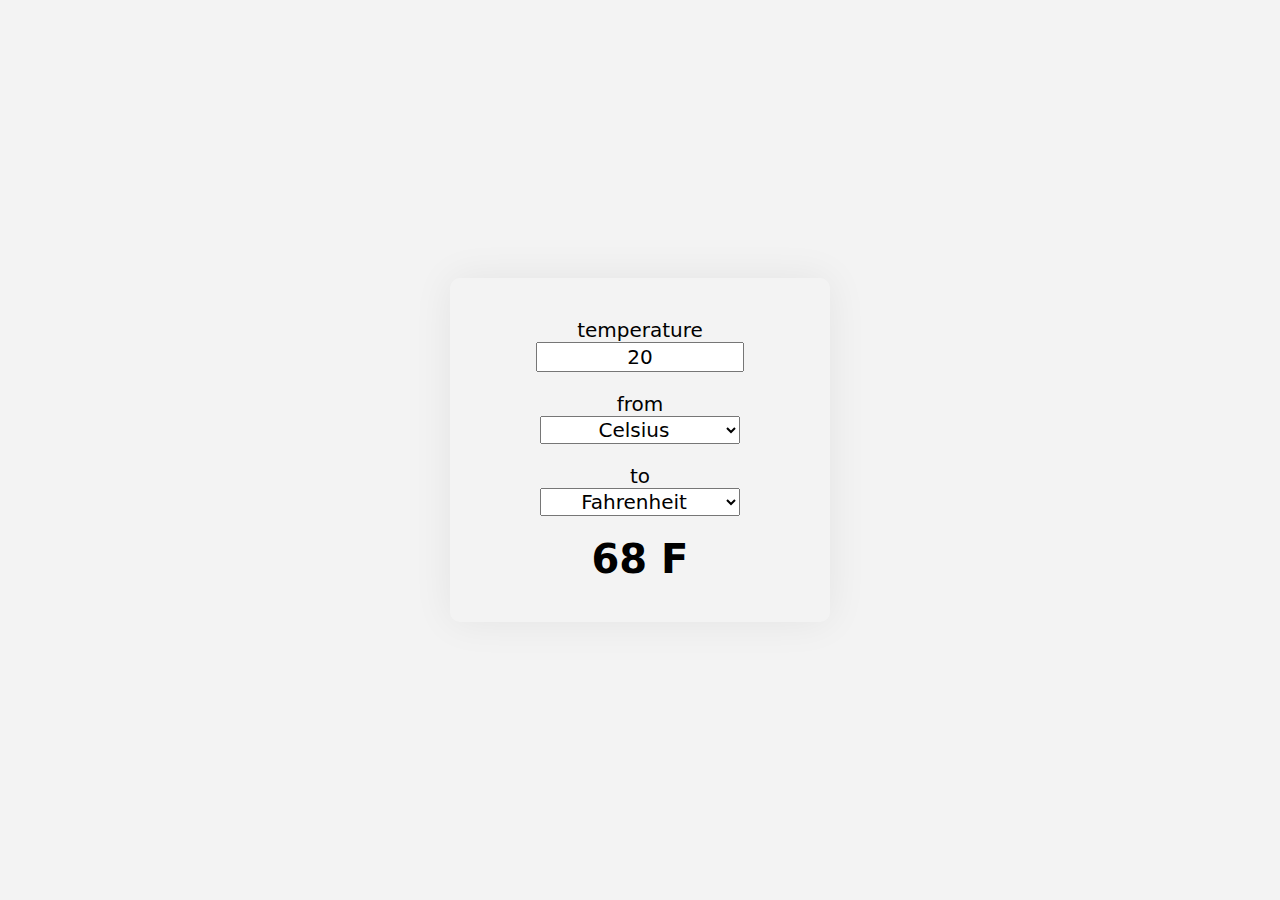
<file: 230520/index.html>
<!DOCTYPE html>
<html lang="en-US" dir="ltr">
    <head>
        <meta charset="UTF-8">
        <meta name="viewport" content="width=device-width,initial-scale=1">
        <link rel="shortcut icon" href="https://c.s-microsoft.com/favicon.ico?v2">
        <link rel="manifest" href="./manifest.json">
        <link rel="stylesheet" href="./css/converter.css">
        <title>Temperature converter</title>
    </head>
    <body>
        <form id="converter">
            <label for="input-temp">temperature</label>
            <input type="text" id="input-temp" name="input-temp" value="20" />
            <label for="input-unit">from</label>
            <select id="input-unit" name="input-unit">
                <option value="c" selected>Celsius</option>
                <option value="f">Fahrenheit</option>
                <option value="k">Kelvin</option>
            </select>
            <label for="output-unit">to</label>
            <select id="output-unit" name="output-unit">
                <option value="c">Celsius</option>
                <option value="f" selected>Fahrenheit</option>
                <option value="k">Kelvin</option>
            </select>
            <output name="output-temp" id="output-temp" for="input-temp input-unit output-unit">68 F</output>
        </form>
        <script src="./js/converter.js"></script>
        <script>
            if('serviceWorker' in navigator) {
                navigator.serviceWorker.register('./js/sw.js', { scope: './js/' });           }
        </script>
    </body>
</html>
</file>
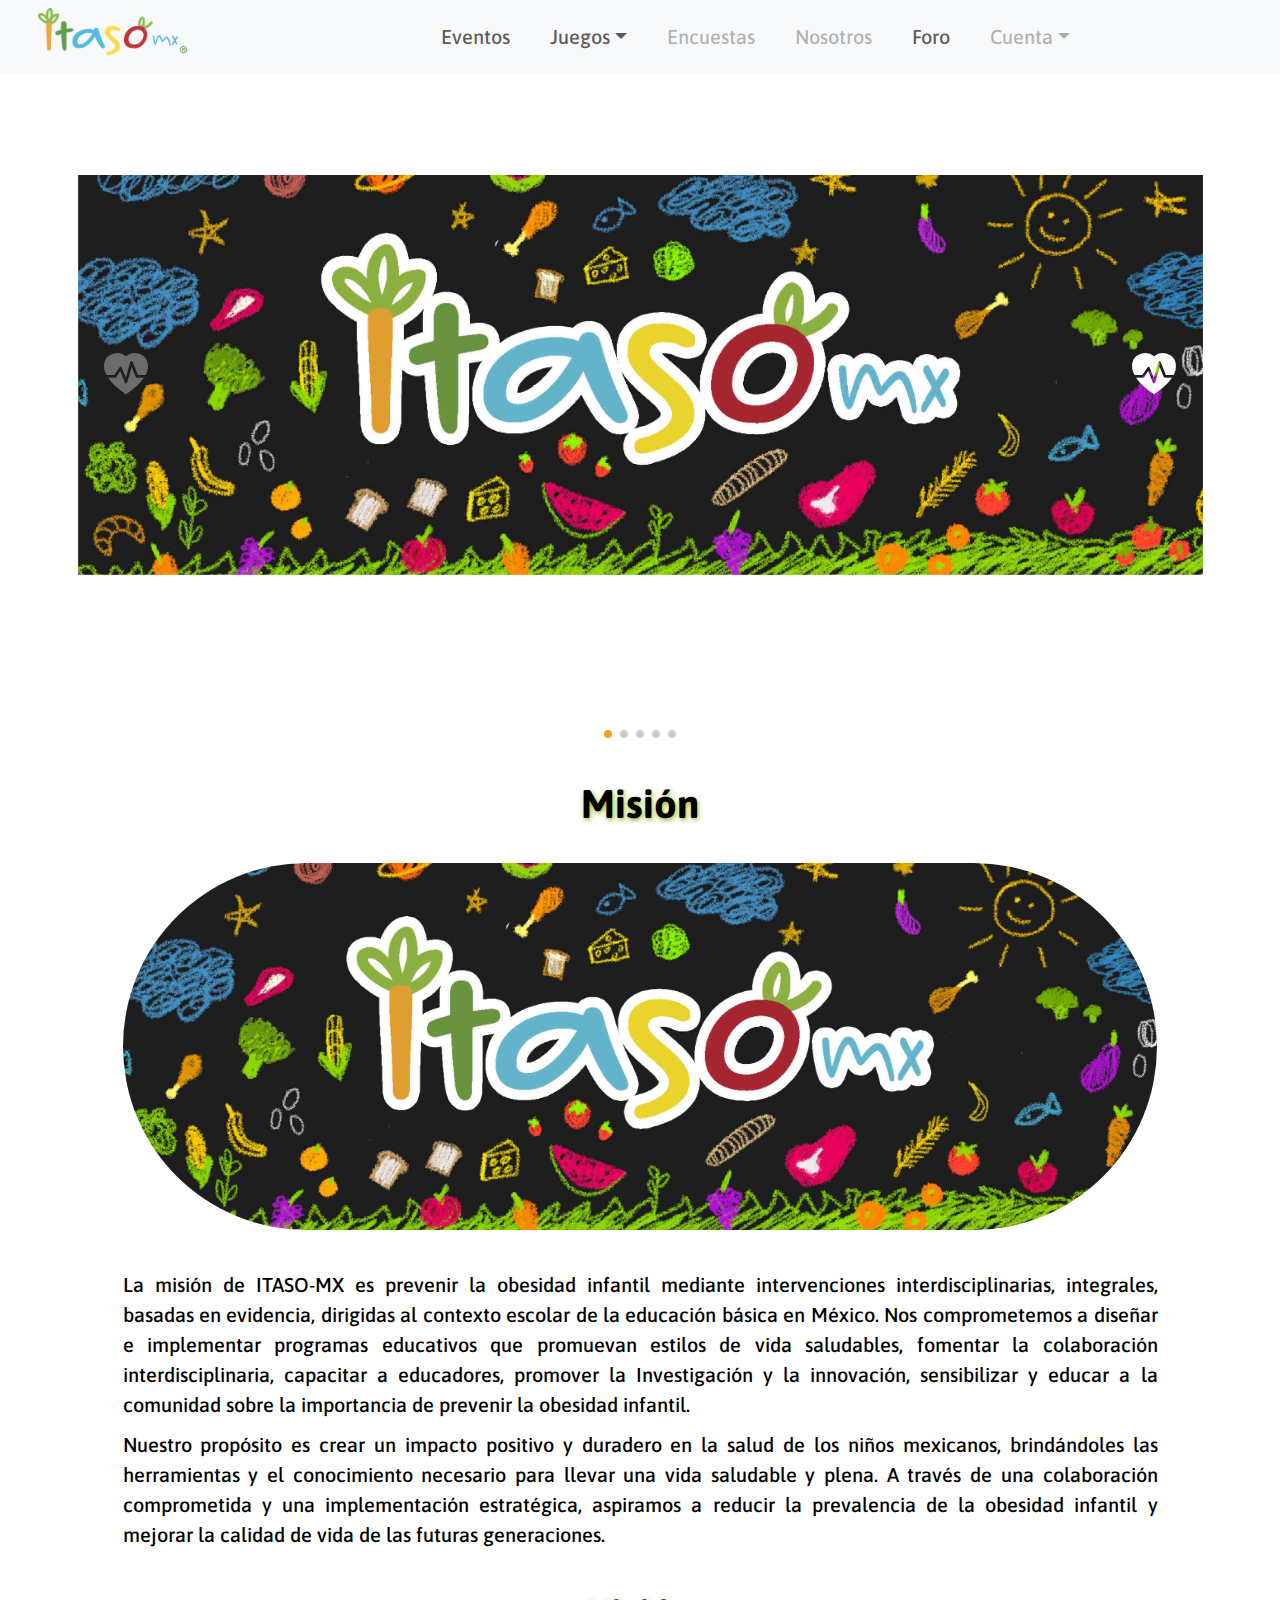
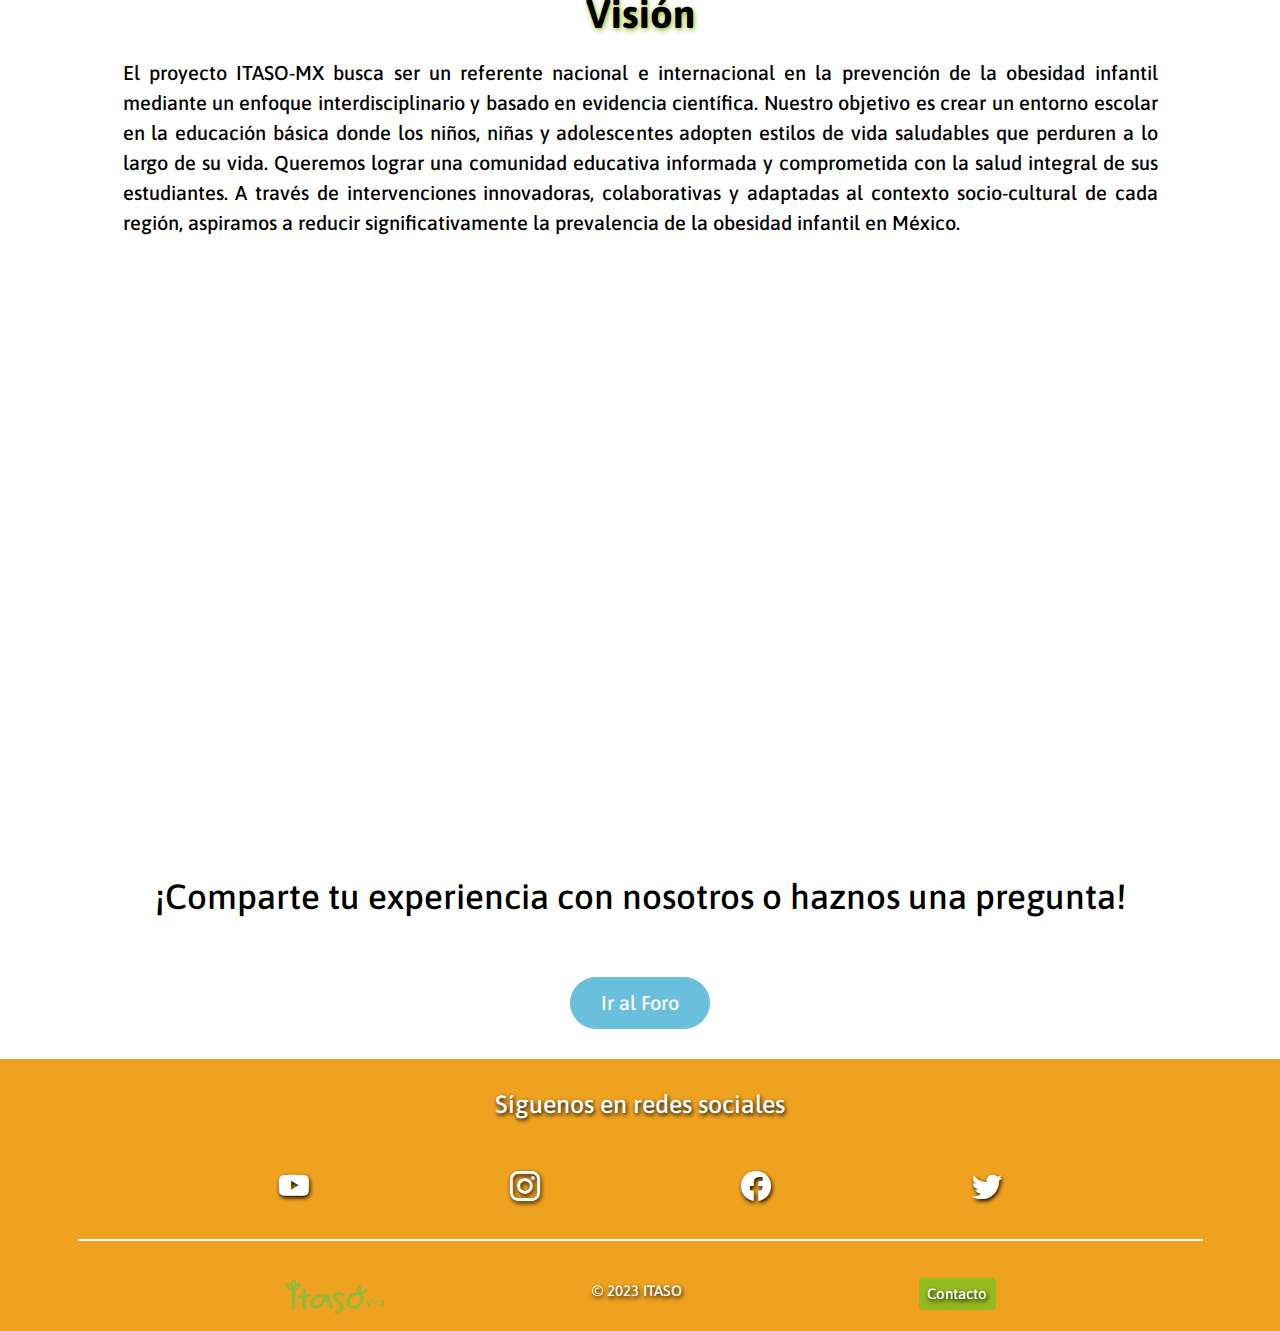
<file: ITASO/index.html>
<!DOCTYPE html>
<html lang="en">
<head>
    <meta charset="UTF-8">
    <meta http-equiv="X-UA-Compatible" content="IE=edge">
    <meta name="viewport" content="width=device-width, initial-scale=1.0">
    <!-- Hojas de estilos -->
    <!-- Estilos de bootstrap -->
    <link rel="stylesheet" href="./css/bootstrap.min.css">
    <!-- Iconos de bootstrap -->
    <link rel="stylesheet" href="https://cdn.jsdelivr.net/npm/bootstrap-icons@1.11.3/font/bootstrap-icons.min.css">    

    <!-- Fuentes de google -->
    <link rel="preconnect" href="https://fonts.googleapis.com">
    <link rel="preconnect" href="https://fonts.gstatic.com" crossorigin>
    <link href="https://fonts.googleapis.com/css2?family=Ubuntu:wght@300;400;500;700&display=swap" rel="stylesheet">

        <!-- Plantilla de normalización -->
    <link rel="stylesheet" href="./css/normalize.css">
    <!-- Estilos de swiper -->
    <link rel="stylesheet" href="./css/swiper-bundle.min.css">

    <!-- Estilos personalizados -->
    <link rel="stylesheet" href="./css/estilos.css">    
    <!-- Favicon -->
    <link rel="icon" href="./favicons/favicon.ico" type="image/x-icon">
    <title>ITASO-MX</title>
</head>

<body data-bs-spy="scroll" data-bs-target="#navScrollspy">
    <nav class="navbar navbar-light navbar-expand-lg fixed-top">        
        <div class="container-fluid">
            <a href="index.html" class="navbar-brand col-xl-2 col-lg-3 d-flex justify-content-center">
            <!-- <a href="index.html" class="navbar-brand ms-xl-5"> -->
                <img src="./images/logos/logo.png" alt="logo ITASO" width="150" height="auto">
            </a>            
            <button type="button" class="navbar-toggler" data-bs-toggle="collapse" data-bs-target="#navbarNav" aria-controls="navbarNav" aria-expanded="false" aria-label="Toggle navigation">
                <span class="navbar-toggler-icon"></span>
            </button>
            <div class="collapse navbar-collapse col-xl-10 col-lg-9 justify-content-xl-evenly justify-content-lg-end" id="navbarNav">
                <ul class="navbar-nav" id="navScrollspy">
                    <li class="nav-item"><a class="nav-link mx-xl-4 me-lg-1" href="./eventos.html">Eventos</a></li>
                    <!-- <li class="nav-item"><a class="nav-link mx-xl-4 me-lg-1" href="./juegos.html">Juegos</a></li>                     -->

                    <li class="nav-item dropdown"><a class="nav-link mx-xl-4 me-lg-1 dropdown-toggle" href="#" role="button" data-bs-toggle="dropdown" aria-expanded="false">Juegos</a>
                        <ul class="dropdown-menu">
                          <li><a class="dropdown-item" href="https://prueba-itaso.vercel.app/calculator" target="_blank">Calculadora</a></li>
                          <li><a class="dropdown-item disabled" href="#">Memorama</a></li>
                          <li><a class="dropdown-item disabled" href="#">Ruleta</a></li>
                        </ul>

                    <li class="nav-item"><a class="nav-link disabled mx-xl-4 me-lg-1" href="./index.html">Encuestas</a></li>
                    <li class="nav-item"><a class="nav-link disabled mx-xl-4 me-lg-1" href="./index.html">Nosotros</a></li>
                    <li class="nav-item"><a class="nav-link mx-xl-4 me-lg-1" href="./foro.html">Foro</a></li>
                    <li class="nav-item dropdown"><a class="nav-link disabled mx-xl-4 me-lg-1 dropdown-toggle" href="./index.html">Cuenta</a></li>
                </ul>
            </div>
        </div>
    </nav>

    <!-- Swiper -->
     <div class="container">
        <div class="swiper mySwiper">
            <div class="swiper-wrapper d-flex align-items-center">
                <div class="swiper-slide">
                    <!-- <img src="./images/backgrounds/ITASO-bg.jpg" alt="ITASO" class="img-fluid">                     -->
                    <img src="./images/backgrounds/ITASO-bg.jpg" alt="ITASO">                    
                </div>
                <!-- <div class="swiper-slide">
                    <img src="./images/backgrounds/vid-poster.png" alt="EQUIPO">
                </div> -->
                <div class="swiper-slide">
                    <img src="./images/rallys/rally01.jpg" alt="rally01">
                </div>
                <div class="swiper-slide">
                    <img src="./images/rallys/rally02.jpg" alt="rally02">
                </div>
                <div class="swiper-slide">
                    <img src="./images/rallys/rally03.jpg" alt="rally03">
                </div>
                <div class="swiper-slide">
                    <img src="./images/rallys/rally04.jpg" alt="rally04">
                </div>
            </div>
            <div class="swiper-button-next"></div>
            <div class="swiper-button-prev"></div>
            <div class="swiper-pagination"></div>
        </div>
    </div>

    
    <section id="mision" class="container px-lg-5">            
    <h3 class="display-4 text-center mt-lg-5">Misión</h3>
        <div class="row d-flex justify-content-center align-items-center">
            <div class="col-lg-12 col-sm-12 p-lg-5">
                <img src="./images/backgrounds/ITASO-bg.jpg" alt="ITASO" class="img-fluid rounded-pill">                
                <!-- <img src="./images/backgrounds/ITASO-bg.jpg" alt="ITASO" class="img-fluid"> -->
            </div>
            <!-- <div class="col-lg-6 col-sm-12 mt-3">                     -->
            <div class="col-lg-12 col-sm-12 mt-3 px-lg-5">                    
                <p>La misión de ITASO-MX es prevenir la obesidad infantil mediante intervenciones interdisciplinarias, integrales, basadas en evidencia, dirigidas al contexto escolar de la educación básica en México. Nos comprometemos a diseñar e implementar programas educativos que promuevan estilos de vida saludables, fomentar la colaboración interdisciplinaria, capacitar a educadores, promover la Investigación y la innovación, sensibilizar y educar a la comunidad sobre la importancia de prevenir la obesidad infantil.</p>
                <p>Nuestro propósito es crear un impacto positivo y duradero en la salud de los niños mexicanos, brindándoles las herramientas y el conocimiento necesario para llevar una vida saludable y plena. A través de una colaboración comprometida y una implementación estratégica, aspiramos a reducir la prevalencia de la obesidad infantil y mejorar la calidad de vida de las futuras generaciones.</p>                
            </div>
        </div>
    </section>

    <section id="vision" class="container px-lg-5">
        <h3 class="display-4 text-center mt-lg-5">Visión</h3>
        <div class="row d-flex justify-content-center align-items-center">
            <div class="col-xxl-6 col-lg-12 mt-4 px-lg-5">                    
                <p>El proyecto ITASO-MX busca ser un referente nacional e internacional en la prevención de la obesidad infantil mediante un enfoque interdisciplinario y basado en evidencia científica. Nuestro objetivo es crear un entorno escolar en la educación básica donde los niños, niñas y adolescentes adopten estilos de vida saludables que perduren a lo largo de su vida. Queremos lograr una comunidad educativa informada y comprometida con la salud integral de sus estudiantes. A través de intervenciones innovadoras, colaborativas y adaptadas al contexto socio-cultural de cada región, aspiramos a reducir significativamente la prevalencia de la obesidad infantil en México.</p>
            </div>
            <div class="col-xxl-6 col-lg-12 mt-4 px-lg-5">
                <div class="ratio ratio-16x9">
                    <!-- <video src="./images/videos/ItasoVideoFinalWeb.mp4" controls></video>          -->
                    <!-- <video src="./images/videos/ItasoVideoFinalWeb.mp4" autoplay controls></video>          -->                
                    <!-- <iframe src="https://www.youtube.com/embed/LyeHKwX8cv0?si=VJj767OlVNF1_WfX&amp;start=5" title="YouTube video player" allow="accelerometer; autoplay; clipboard-write; encrypted-media; gyroscope; picture-in-picture; web-share" referrerpolicy="strict-origin-when-cross-origin" allowfullscreen title="Rally Bienestar"></iframe>  -->
                    <!-- <iframe src="https://www.youtube.com/embed/LyeHKwX8cv0?si=VJj767OlVNF1_WfX&amp" allowfullscreen title="Rally Bienestar"></iframe>  -->
                    <iframe src="https://www.youtube.com/embed/LyeHKwX8cv0" title="3er Rally lasallista por el Bienestar Integral" frameborder="0" allow="accelerometer; autoplay; clipboard-write; encrypted-media; gyroscope; picture-in-picture; web-share" referrerpolicy="strict-origin-when-cross-origin" allowfullscreen></iframe>
                </div>
            </div>            
            <div class="col-12 text-center">
                <h4 class="my-lg-5 my-md-4 my-sm-3">¡Comparte tu experiencia con nosotros o haznos una pregunta!</h4>  
                <a href="./foro.html" class="btn btn-primary rounded-pill my-lg-5 my-md-4 my-sm-3">Ir al Foro</a>              
                <!-- <button type="button" class="btn btn-primary rounded-pill my-lg-5 my-md-4 my-sm-3">Ir al Foro</button>                 -->
            </div>
        </div>
    </section> 

    <footer>
        <div class="container">
            <div class="row">
                <h5 class="text-center my-lg-5 my-md-3 my-sm-2">Síguenos en redes sociales</h5>
                <div class="d-flex justify-content-evenly align-items-center my-lg-4 my-md-3">
                    <a href="#"><i class="bi bi-youtube"></i></a>
                    <a href="#"><i class="bi bi-instagram"></i></a>
                    <a href="#"><i class="bi bi-facebook"></i></a>
                    <a href="#"><i class="bi bi-twitter"></i></a>
                </div>
                <div>
                    <hr class="my-4">
                </div>
                <div class="d-flex justify-content-evenly align-items-center my-lg-4 my-md-3">                                        
                        <a href="index.html">
                            <img src="./images/logos/logofooterf.png" alt="logo ITASO" width="100" height="auto">
                        </a>                                                       
                    <div class="text-center me-5">
                        <h6>&copy; 2023 ITASO</h6>
                    </div>
                    <div class="text-center">
                        <a href="#0" class="btn btn-success">Contacto</a>
                    </div>
                </div>
            </div>
        </div>
    </footer>

        
    <!-- Script js -->
    <script src="./js/bootstrap.bundle.min.js"></script>
    <!-- <script src="./js/swiper.min.js"></script> -->    
    <script src="./js/swiper-bundle.min.js"></script>
    <script src="./js/mis-scripts.js"></script>


</body>
</html>
</file>
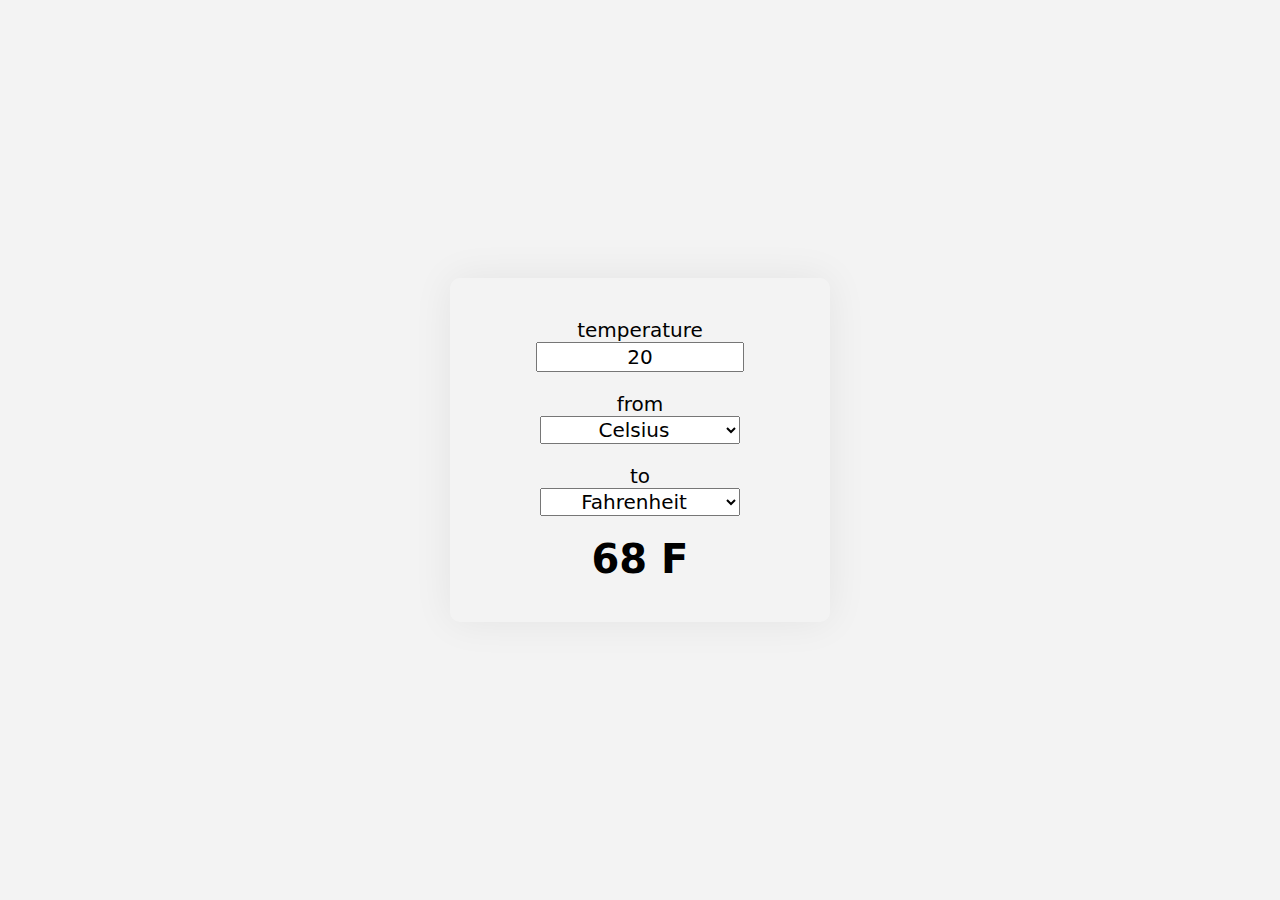
<file: page/index.html>
<!DOCTYPE html>
<html lang="en-US" dir="ltr">
    <head>
        <meta charset="UTF-8">
        <meta name="viewport" content="width=device-width,initial-scale=1">
        <link rel="shortcut icon" href="https://c.s-microsoft.com/favicon.ico?v2">
        <link rel="manifest" href="./manifest.json">
        <link rel="stylesheet" href="./css/converter.css">
        <title>Temperature converter</title>
    </head>
    <body>
        <form id="converter">
            <label for="input-temp">temperature</label>
            <input type="text" id="input-temp" name="input-temp" value="20" />
            <label for="input-unit">from</label>
            <select id="input-unit" name="input-unit">
                <option value="c" selected>Celsius</option>
                <option value="f">Fahrenheit</option>
                <option value="k">Kelvin</option>
            </select>
            <label for="output-unit">to</label>
            <select id="output-unit" name="output-unit">
                <option value="c">Celsius</option>
                <option value="f" selected>Fahrenheit</option>
                <option value="k">Kelvin</option>
            </select>
            <output name="output-temp" id="output-temp" for="input-temp input-unit output-unit">68 F</output>
        </form>
        <script src="./js/converter.js"></script>
        <script>
            if('serviceWorker' in navigator) {
                navigator.serviceWorker.register('./js/sw.js', { scope: './js/' });
            }
        </script>
    </body>

</html>
</file>
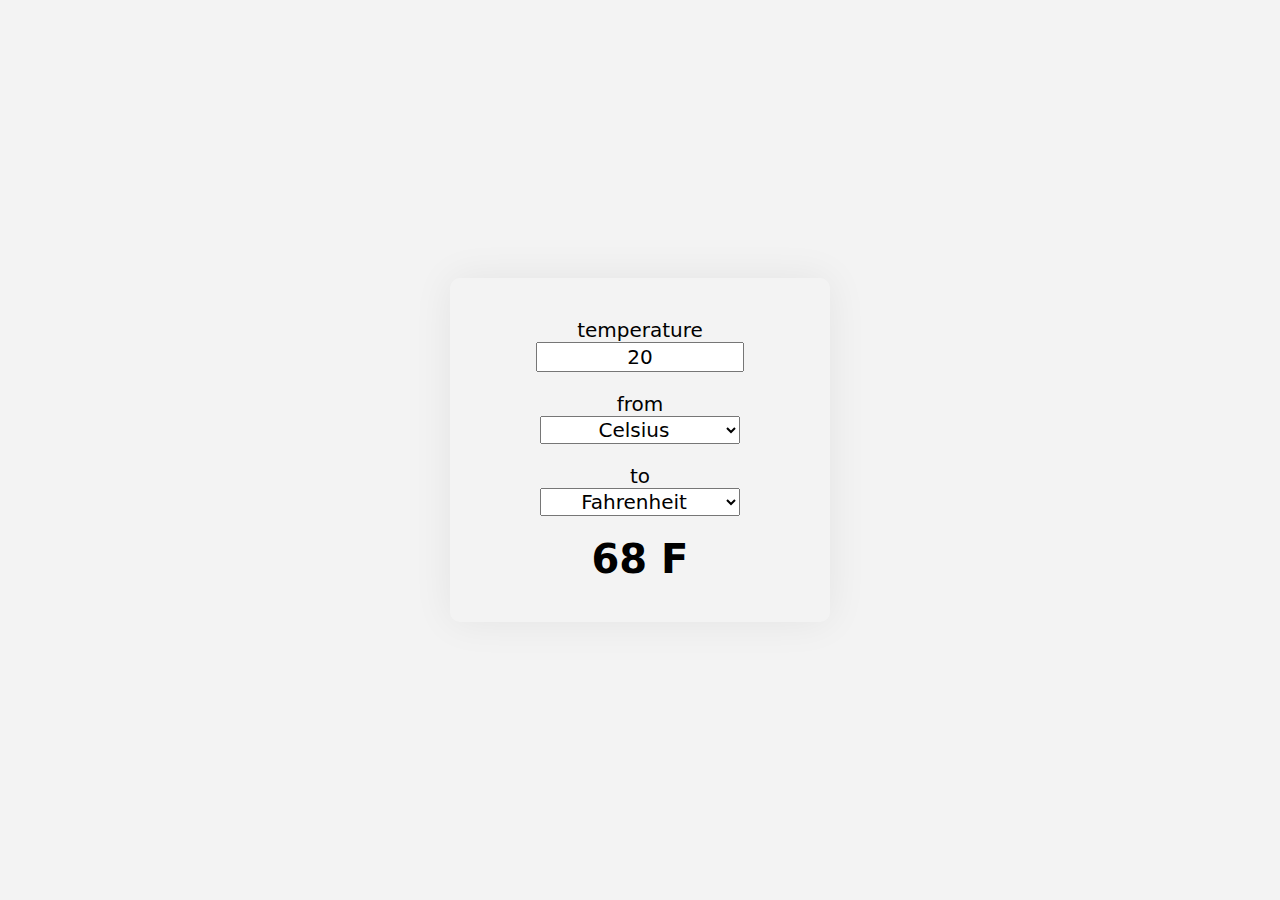
<file: PWA01/index.html>
<!DOCTYPE html>
<html lang="en-US" dir="ltr">
    <head>
        <meta charset="UTF-8">
        <meta name="viewport" content="width=device-width,initial-scale=1" />
        <link rel="shortcut icon" href="https://c.s-microsoft.com/favicon.ico?v2" />
        <link rel="stylesheet" href="./manifest.json">
        <link rel="stylesheet" href="./converter.css">
        <title>Temperature converter</title>
    </head>
    <body>
        <form id="converter">
            <label for="input-temp">temperature</label>
            <input type="text" id="input-temp" name="input-temp" value="20" />
            <label for="input-unit">from</label>
            <select id="input-unit" name="input-unit">
                <option value="c" selected>Celsius</option>
                <option value="f">Fahrenheit</option>
                <option value="k">Kelvin</option>
            </select>
            <label for="output-unit">to</label>
            <select id="output-unit" name="output-unit">
                <option value="c">Celsius</option>
                <option value="f" selected>Fahrenheit</option>
                <option value="k">Kelvin</option>
            </select>
            <output name="output-temp" id="output-temp" for="input-temp input-unit output-unit">68 F</output>
        </form>
        <script src="converter.js"></script>
    </body>
    <script>
    if('serviceWorker' in navigator) {
        navigator.serviceWorker.register('/sw.js', { scope: '/' });
    }
    </script>
</html>
</file>
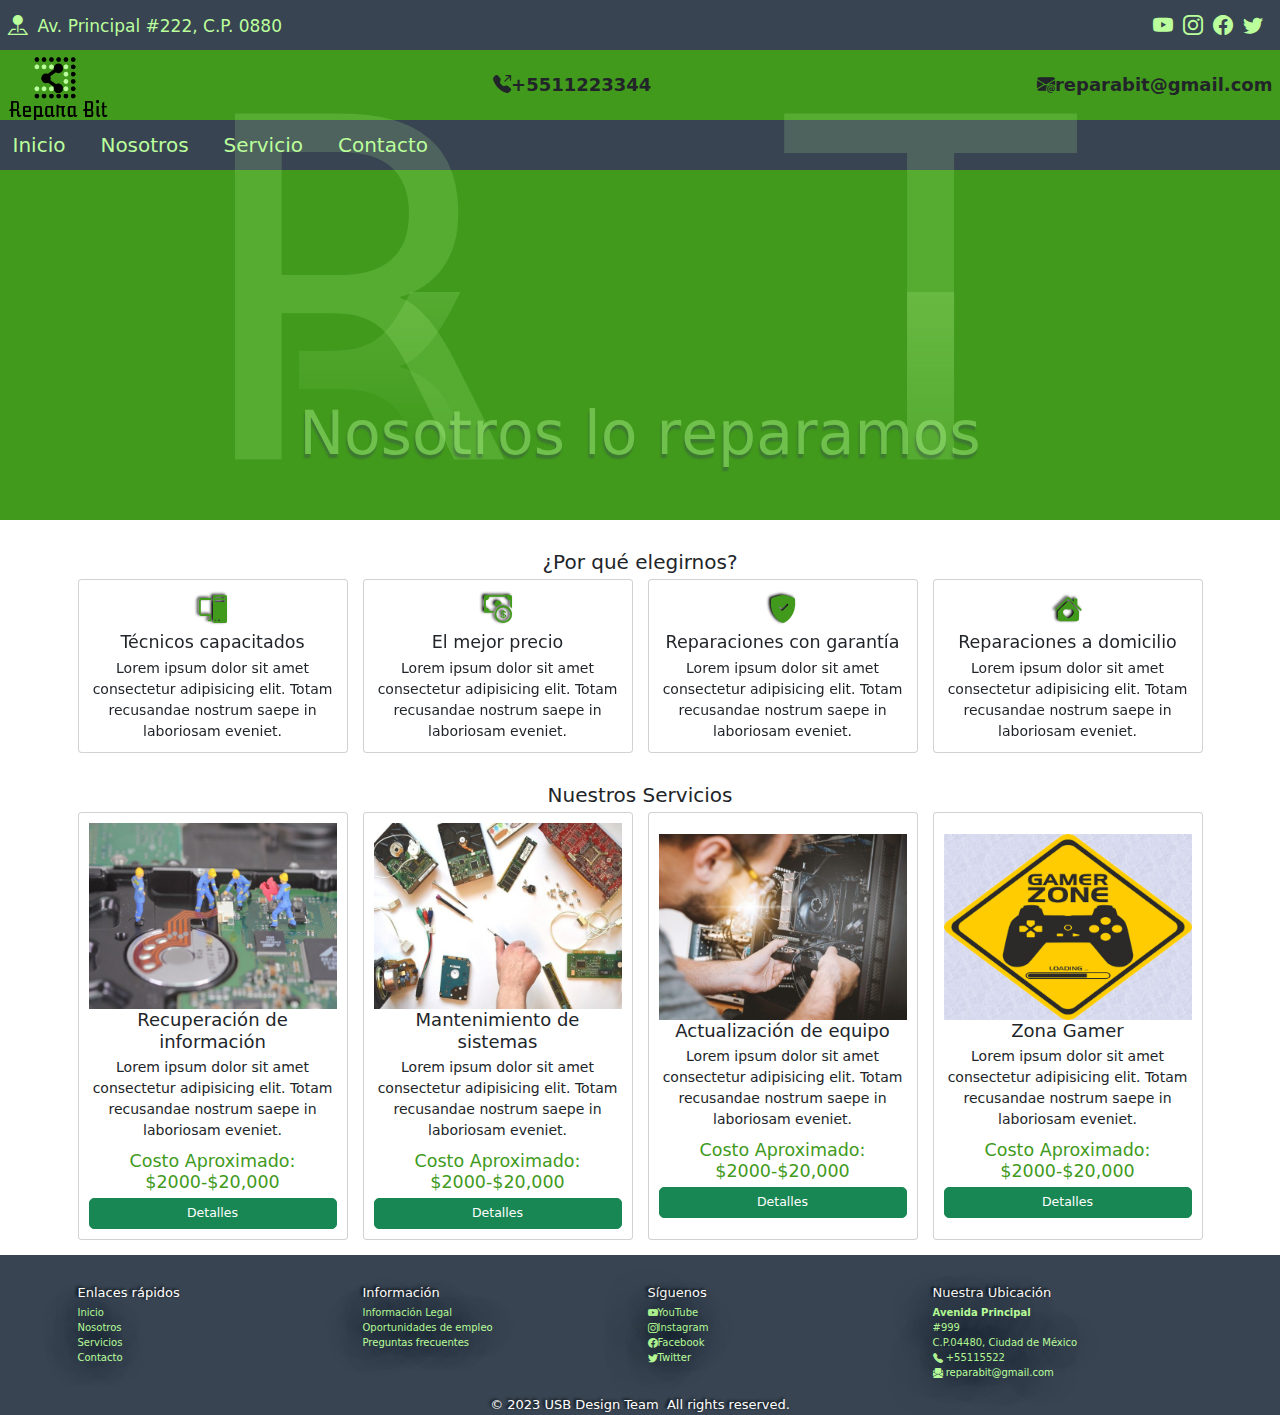
<file: web/index.html>
<!DOCTYPE html>
<html lang="en">
<head>
    <meta charset="UTF-8">
    <meta http-equiv="X-UA-Compatible" content="IE=edge">
    <meta name="viewport" content="width=device-width, initial-scale=1.0">
    <!-- Hojas de estilos -->
    <!-- Estilos de bootstrap -->
    <link rel="stylesheet" href="./css/bootstrap.min.css">
    <!-- Iconos de bootstrap -->
    <link rel="stylesheet" href="https://cdn.jsdelivr.net/npm/bootstrap-icons@1.10.3/font/bootstrap-icons.css">
    <!-- Fuentes de google -->
    <link rel="preconnect" href="https://fonts.googleapis.com">
    <link rel="preconnect" href="https://fonts.gstatic.com" crossorigin>
    <link href="https://fonts.googleapis.com/css2?family=Ubuntu:ital,wght@0,300;0,400;0,500;0,700;1,300;1,400;1,500;1,700&display=swap" rel="stylesheet">
    <!-- Plantilla de normalización -->
    <link rel="stylesheet" href="./css/normalize.css">
    <!-- Estilos personalizados -->
    <link rel="stylesheet" href="./css/estilos.css">    
    <title>Barra y menu de redes sociales</title>
</head>
<body>
    <header>
        <section id="barra-redes">
            <div class="container-fluid bg-secondary text-center pt-3">
                <div class="row justify-content-sm-between text-success">
                    <div class="col-12 col-sm-auto">
                        <i class="bi bi-pin-map-fill"></i><span class="display-6">Av. Principal #222, C.P. 0880</span>
                    </div>
                    <div class="col-12 col-sm-auto">
                        <ul class="list-unstyled d-inline-flex">
                            <li><a href="#"><i class="bi bi-youtube"></i></a></li>
                            <li><a href="#"><i class="bi bi-instagram"></i></a></li>
                            <li><a href="#"><i class="bi bi-facebook"></i></a></li>
                            <li><a href="#"><i class="bi bi-twitter"></i></a></li>
                        </ul>                        
                    </div>
                </div>
            </div>
        </section>
        
        <section id="datos-generales" class="d-none d-md-block">
            <div class="container-fluid bg-primary">
                <div class="row justify-content-between align-items-center display-5">
                    <div class="col-auto">
                        <img src="./images/logo2.png" alt="logo" width="100" height="auto">
                    </div>
                    <div class="col-auto">
                        <i class="bi bi-telephone-outbound-fill"></i><span>+5511223344</span>
                    </div>
                    <div class="col-auto">
                        <i class="bi bi-envelope-at-fill"></i><span>reparabit@gmail.com</span>
                    </div>
                </div>
            </div>
        </section>

        <nav class="navbar navbar-dark navbar-expand-md bg-secondary">
            <div class="container-fluid">
                <button class="navbar-toggler" type="button" data-bs-toggle="collapse" data-bs-target="#contenido">
                    <span class="navbar-toggler-icon"></span>
                </button>                
                <div id="contenido" class="collapse navbar-collapse">
                    <ul class="navbar-nav">
                        <li class="nav-item"><a class="nav-link" href="#">Inicio</a></li>
                        <li class="nav-item"><a class="nav-link" href="#">Nosotros</a></li>
                        <li class="nav-item"><a class="nav-link" href="#">Servicio</a></li>
                        <li class="nav-item"><a class="nav-link" href="#">Contacto</a></li>
                    </ul>                    
                </div>
            </div>
        </nav>

        <section id="animacion" class="d-flex justify-content-center align-items-center">
            <div class="row text-center">
                    <div class="col-12">
                        <p class="text-1">REPARA BIT</p>
                        <p class="text-2">Nosotros lo reparamos</p>
                    </div>
            </div>
        </section>

        <!-- <section id="slogan" class="fondo-header d-flex justify-content-center align-items-end">
            <div class="text-center m-5 fs-3 text-primary">
                <h1 class="fw-bold">Repara Bit</h1>
                <p class="fs-4">Nosotros lo reparamos</p>
            </div>
        </section> -->
    </header>

    <section class="container mt-5">
        <h2 class="text-center">¿Por qué elegirnos?</h2>
        <div class="row">
            <div class="col-12 col-sm-6 col-lg-3">
                <div class="card razones">
                    <div class="card-body text-center">
                        <i class="text-primary bi bi-pc-display"></i>
                        <h3 class="card-title">Técnicos capacitados</h3>
                        <p class="card-text">Lorem ipsum dolor sit amet consectetur adipisicing elit. Totam recusandae nostrum saepe in laboriosam eveniet.</p>
                    </div>
                </div>
            </div>
            <div class="col-12 col-sm-6 col-lg-3">
                <div class="card razones">
                    <div class="card-body text-center">
                        <i class="text-primary bi bi-cash-coin"></i>
                        <h3 class="card-title">El mejor precio</h3>
                        <p class="card-text">Lorem ipsum dolor sit amet consectetur adipisicing elit. Totam recusandae nostrum saepe in laboriosam eveniet.</p>
                    </div>
                </div>
            </div>
            <div class="col-12 col-sm-6 col-lg-3">
                <div class="card razones">
                    <div class="card-body text-center">
                        <i class="text-primary bi bi-shield-fill-check"></i>
                        <h3 class="card-title">Reparaciones con garantía</h3>
                        <p class="card-text">Lorem ipsum dolor sit amet consectetur adipisicing elit. Totam recusandae nostrum saepe in laboriosam eveniet.</p>
                    </div>
                </div>
            </div>
            <div class="col-12 col-sm-6 col-lg-3">
                <div class="card razones">
                    <div class="card-body text-center">
                        <i class="text-primary bi bi-house-heart-fill"></i>
                        <h3 class="card-title">Reparaciones a domicilio</h3>
                        <p class="card-text">Lorem ipsum dolor sit amet consectetur adipisicing elit. Totam recusandae nostrum saepe in laboriosam eveniet.</p>
                    </div>
                </div>
            </div>
        </div>
    </section>

    <main class="container mt-5">
        <h2 class="text-center">Nuestros Servicios</h2>
        <div class="row">
            <div class="col-12 col-sm-6 col-lg-3">
                <div class="card servicios d-grid align-items-center h-100">
                    <div class="card-body text-center">
                        <img class="img-fluid" src="./images/servicio01.jpg" alt="">
                        <h3 class="card-title">Recuperación de información</h3>
                        <p class="card-text">Lorem ipsum dolor sit amet consectetur adipisicing elit. Totam recusandae nostrum saepe in laboriosam eveniet.</p>
                        <h3 class="text-primary">Costo Aproximado: $2000-$20,000</h3>
                        <div class="d-grid gap-2"><button type="button" class="btn btn-primary btn-lg btn-success">Detalles</button></div>
                    </div>
                </div>
            </div>
            <div class="col-12 col-sm-6 col-lg-3">
                <div class="card servicios d-grid align-items-center h-100">
                    <div class="card-body text-center">
                        <img class="img-fluid" src="./images/servicio02.jpg" alt="">
                        <h3 class="card-title">Mantenimiento de sistemas</h3>
                        <p class="card-text">Lorem ipsum dolor sit amet consectetur adipisicing elit. Totam recusandae nostrum saepe in laboriosam eveniet.</p>
                        <h3 class="text-primary">Costo Aproximado: $2000-$20,000</h3>
                        <div class="d-grid gap-2"><button type="button" class="btn btn-primary btn-lg btn-success">Detalles</button></div>
                    </div>
                </div>
            </div>
            <div class="col-12 col-sm-6 col-lg-3">
                <div class="card servicios d-grid align-items-center h-100">
                    <div class="card-body text-center">
                        <img class="img-fluid" src="./images/servicio03.jpg" alt="">
                        <h3 class="card-title">Actualización de equipo</h3>
                        <p class="card-text">Lorem ipsum dolor sit amet consectetur adipisicing elit. Totam recusandae nostrum saepe in laboriosam eveniet.</p>
                        <h3 class="text-primary">Costo Aproximado: $2000-$20,000</h3>
                        <div class="d-grid gap-2"><button type="button" class="btn btn-primary btn-lg btn-success">Detalles</button></div>
                    </div>
                </div>
            </div>
            <div class="col-12 col-sm-6 col-lg-3">
                <div class="card servicios d-grid align-items-center h-100">
                    <div class="card-body text-center">
                        <img class="img-fluid" src="./images/servicio04.png" alt="">
                        <h3 class="card-title">Zona Gamer</h3>
                        <p class="card-text">Lorem ipsum dolor sit amet consectetur adipisicing elit. Totam recusandae nostrum saepe in laboriosam eveniet.</p>
                        <h3 class="text-primary">Costo Aproximado: $2000-$20,000</h3>
                        <div class="d-grid gap-2"><button type="button" class="btn btn-primary btn-lg btn-success">Detalles</button></div>
                    </div>
                </div>
            </div>
        </div>
    </main>

    <footer class="bg-secondary pt-5 mt-4">
        <div class="container">
            <div class="row">
                <div class="col-12 col-sm-6 col-md-3">
                    <h6>Enlaces rápidos</h6>
                    <ul class="list-unstyled">
                        <li><a href="#">Inicio</a></li>
                        <li><a href="#">Nosotros</a></li>
                        <li><a href="#">Servicios</a></li>
                        <li><a href="#">Contacto</a></li>
                    </ul>
                </div>
                <div class="col-12 col-sm-6 col-md-3">
                    <h6>Información</h6>
                    <ul class="list-unstyled">
                        <li><a href="#">Información Legal</a></li>
                        <li><a href="#">Oportunidades de empleo</a></li>
                        <li><a href="#">Preguntas frecuentes</a></li>
                    </ul>
                </div>
                <div class="col-12 col-sm-6 col-md-3">
                    <h6>Síguenos</h6>
                    <ul class="list-unstyled">
                        <li><a href="#"><i class="bi bi-youtube"></i>YouTube</a></li>
                        <li><a href="#"><i class="bi bi-instagram"></i>Instagram</a></li>
                        <li><a href="#"><i class="bi bi-facebook"></i>Facebook</a></li>
                        <li><a href="#"><i class="bi bi-twitter"></i>Twitter</a></li>
                    </ul>
                </div>
                <div class="col-12 col-sm-6 col-md-3">
                    <h6>Nuestra Ubicación</h6>
                    <address>
                        <strong>Avenida Principal</strong><br>#999<br>C.P.04480, Ciudad de México<br>
                        <i class="bi bi-telephone-fill"></i> <a href="tel:+55115522">+55115522</a><br>
                        <i class="bi bi-envelope-paper-fill"></i> <a href="mailto:reparabit@gmail.com">reparabit@gmail.com</a>
                    </address>
                </div>
            </div>

            <ul class="list-inline mt-2 mb-0 text-center">
                <li class="list-inline-item">&copy; 2023 USB Design Team</li>
                <li class="list-inline-item">All rights reserved.</li>
            </ul>

        </div>
    </footer>


    <!-- Script js -->
    <script src="./js/bootstrap.bundle.min.js"></script>
    <script src="./js/swiper-bundle.min.js"></script>
    <script src="./js/gsap.min.js"></script>
    <script src="./js/scripts.js"></script>
</body>
</html>
</file>
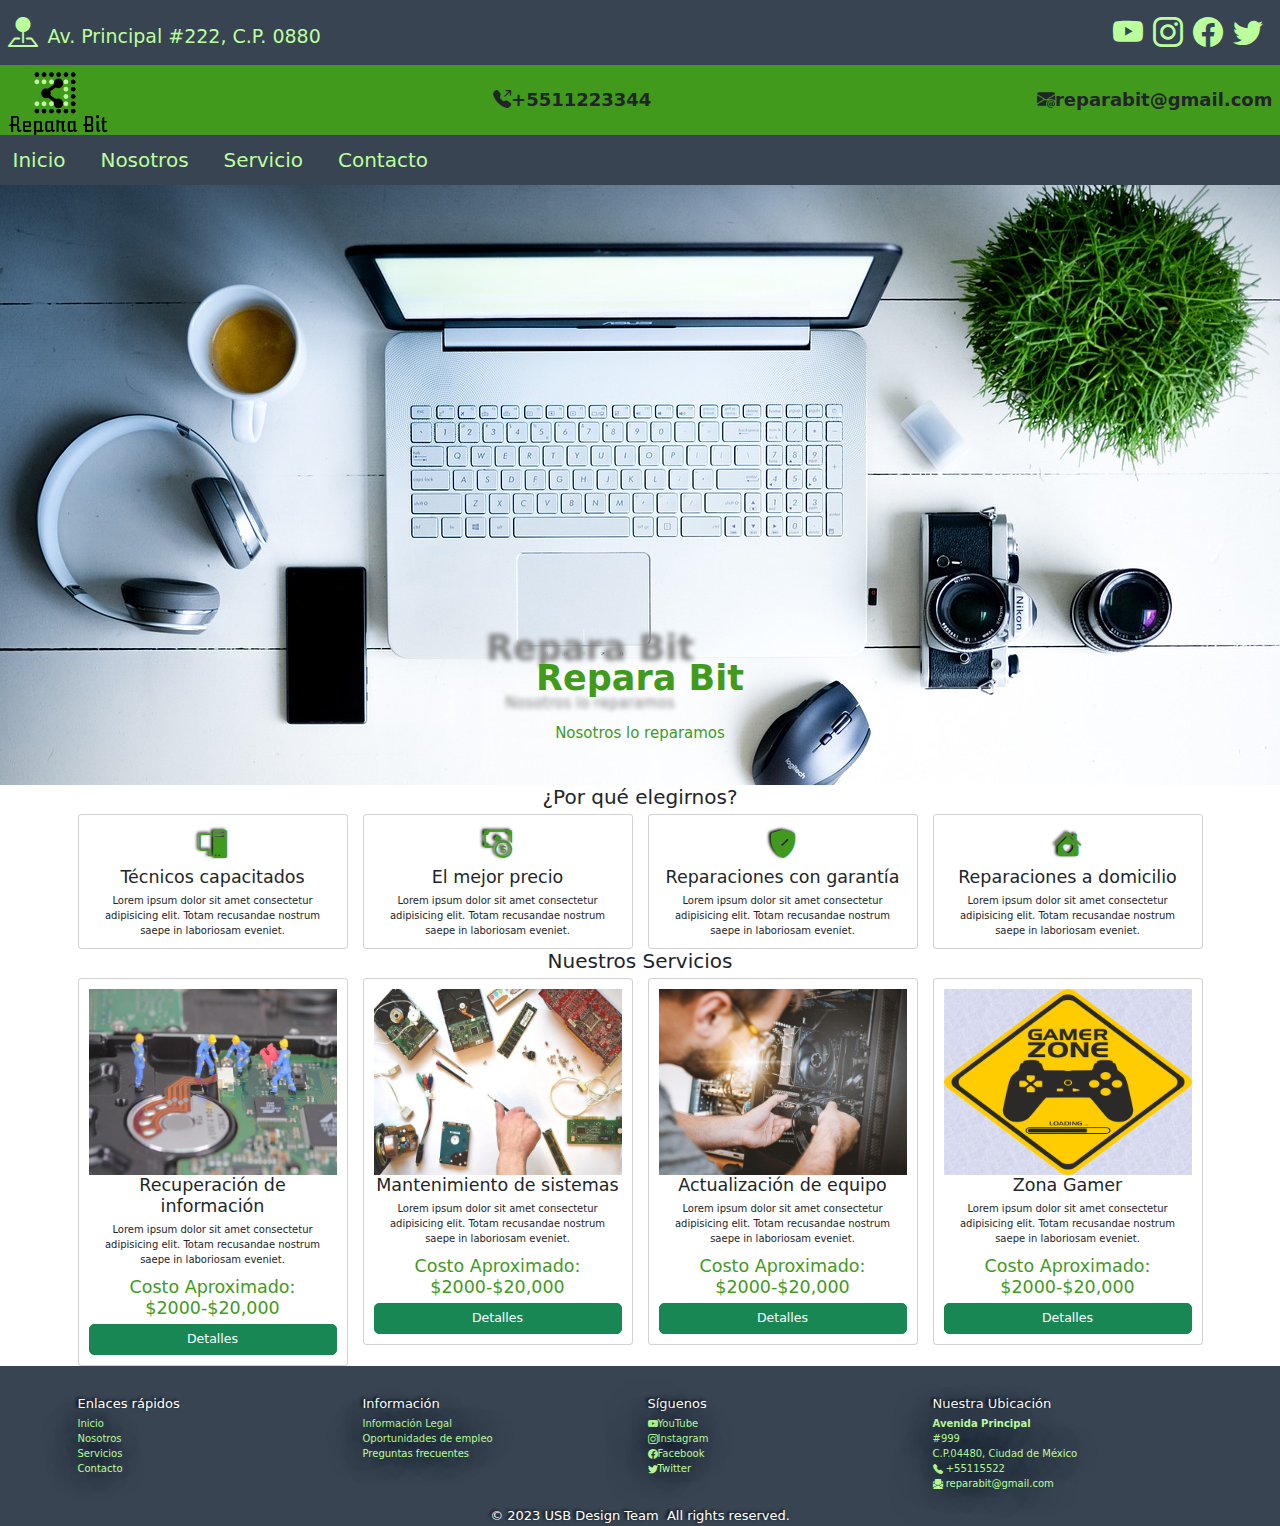
<file: PROYECTOPWA/primera/index.html>
<!DOCTYPE html>
<html lang="en">
<head>
    <meta charset="UTF-8">
    <meta http-equiv="X-UA-Compatible" content="IE=edge">
    <meta name="viewport" content="width=device-width, initial-scale=1.0">
    <!-- Hojas de estilos -->
    <!-- Estilos de bootstrap -->
    <link rel="stylesheet" href="./css/bootstrap.min.css">
    <!-- Iconos de bootstrap -->
    <link rel="stylesheet" href="https://cdn.jsdelivr.net/npm/bootstrap-icons@1.10.3/font/bootstrap-icons.css">
    <!-- Fuentes de google -->
    <link rel="preconnect" href="https://fonts.googleapis.com">
    <link rel="preconnect" href="https://fonts.gstatic.com" crossorigin>
    <link href="https://fonts.googleapis.com/css2?family=Ubuntu:ital,wght@0,300;0,400;0,500;0,700;1,300;1,400;1,500;1,700&display=swap" rel="stylesheet">
    <!-- Plantilla de normalización -->
    <link rel="stylesheet" href="./css/normalize.css">
    <!-- Estilos personalizados -->
    <link rel="stylesheet" href="./css/estilos.css">   
    
    <link rel="manifest" href="./manifest.json">

    <!-- Android -->
    <meta name="theme-color" content="#419A1C">

    <title>PWA</title>
</head>
<body>
    <header>
        <section id="barra-redes">
            <div class="container-fluid bg-secondary text-center pt-3">
                <div class="row justify-content-sm-between text-success">
                    <div class="col-12 col-sm-auto">
                        <i class="bi bi-pin-map-fill"></i><span class="display-6">Av. Principal #222, C.P. 0880</span>
                    </div>
                    <div class="col-12 col-sm-auto">
                        <ul class="list-unstyled d-inline-flex">
                            <li><a href="#"><i class="bi bi-youtube"></i></a></li>
                            <li><a href="#"><i class="bi bi-instagram"></i></a></li>
                            <li><a href="#"><i class="bi bi-facebook"></i></a></li>
                            <li><a href="#"><i class="bi bi-twitter"></i></a></li>
                        </ul>                        
                    </div>
                </div>
            </div>
        </section>
        
        <section id="datos-generales" class="d-none d-md-block">
            <div class="container-fluid bg-primary">
                <div class="row justify-content-between align-items-center display-5">
                    <div class="col-auto">
                        <img src="./images/logo2.png" alt="logo" width="100" height="auto">
                    </div>
                    <div class="col-auto">
                        <i class="bi bi-telephone-outbound-fill"></i><span>+5511223344</span>
                    </div>
                    <div class="col-auto">
                        <i class="bi bi-envelope-at-fill"></i><span>reparabit@gmail.com</span>
                    </div>
                </div>
            </div>
        </section>

        <nav class="navbar navbar-dark navbar-expand-md bg-secondary">
            <div class="container-fluid">
                <button class="navbar-toggler" type="button" data-bs-toggle="collapse" data-bs-target="#contenido">
                    <span class="navbar-toggler-icon"></span>
                </button>                
                <div id="contenido" class="collapse navbar-collapse">
                    <ul class="navbar-nav">
                        <li class="nav-item"><a class="nav-link" href="#">Inicio</a></li>
                        <li class="nav-item"><a class="nav-link" href="#">Nosotros</a></li>
                        <li class="nav-item"><a class="nav-link" href="#">Servicio</a></li>
                        <li class="nav-item"><a class="nav-link" href="#">Contacto</a></li>
                    </ul>                    
                </div>
            </div>
        </nav>

        <section id="slogan" class="fondo-header d-flex justify-content-center align-items-end">
            <div class="text-center m-5 fs-3 text-primary">
                <h1 class="fw-bold">Repara Bit</h1>
                <p class="fs-4">Nosotros lo reparamos</p>
            </div>
        </section>
    </header>

    <section class="container">
        <h2 class="text-center">¿Por qué elegirnos?</h2>
        <div class="row">
            <div class="col-12 col-sm-6 col-lg-3">
                <div class="card razones">
                    <div class="card-body text-center">
                        <i class="text-primary bi bi-pc-display"></i>
                        <h3 class="card-title">Técnicos capacitados</h3>
                        <p class="card-text">Lorem ipsum dolor sit amet consectetur adipisicing elit. Totam recusandae nostrum saepe in laboriosam eveniet.</p>
                    </div>
                </div>
            </div>
            <div class="col-12 col-sm-6 col-lg-3">
                <div class="card razones">
                    <div class="card-body text-center">
                        <i class="text-primary bi bi-cash-coin"></i>
                        <h3 class="card-title">El mejor precio</h3>
                        <p class="card-text">Lorem ipsum dolor sit amet consectetur adipisicing elit. Totam recusandae nostrum saepe in laboriosam eveniet.</p>
                    </div>
                </div>
            </div>
            <div class="col-12 col-sm-6 col-lg-3">
                <div class="card razones">
                    <div class="card-body text-center">
                        <i class="text-primary bi bi-shield-fill-check"></i>
                        <h3 class="card-title">Reparaciones con garantía</h3>
                        <p class="card-text">Lorem ipsum dolor sit amet consectetur adipisicing elit. Totam recusandae nostrum saepe in laboriosam eveniet.</p>
                    </div>
                </div>
            </div>
            <div class="col-12 col-sm-6 col-lg-3">
                <div class="card razones">
                    <div class="card-body text-center">
                        <i class="text-primary bi bi-house-heart-fill"></i>
                        <h3 class="card-title">Reparaciones a domicilio</h3>
                        <p class="card-text">Lorem ipsum dolor sit amet consectetur adipisicing elit. Totam recusandae nostrum saepe in laboriosam eveniet.</p>
                    </div>
                </div>
            </div>
        </div>
    </section>

    <main class="container servicios">
        <h2 class="text-center">Nuestros Servicios</h2>
        <div class="row">
            <div class="col-12 col-sm-6 col-lg-3">
                <div class="card razones">
                    <div class="card-body text-center">
                        <img class="img-fluid" src="./images/servicio01.jpg" alt="">
                        <h3 class="card-title">Recuperación de información</h3>
                        <p class="card-text">Lorem ipsum dolor sit amet consectetur adipisicing elit. Totam recusandae nostrum saepe in laboriosam eveniet.</p>
                        <h3 class="text-primary">Costo Aproximado: $2000-$20,000</h3>
                        <div class="d-grid gap-2"><button type="button" class="btn btn-primary btn-lg btn-success">Detalles</button></div>
                    </div>
                </div>
            </div>
            <div class="col-12 col-sm-6 col-lg-3">
                <div class="card razones">
                    <div class="card-body text-center">
                        <img class="img-fluid" src="./images/servicio02.jpg" alt="">
                        <h3 class="card-title">Mantenimiento de sistemas</h3>
                        <p class="card-text">Lorem ipsum dolor sit amet consectetur adipisicing elit. Totam recusandae nostrum saepe in laboriosam eveniet.</p>
                        <h3 class="text-primary">Costo Aproximado: $2000-$20,000</h3>
                        <div class="d-grid gap-2"><button type="button" class="btn btn-primary btn-lg btn-success">Detalles</button></div>
                    </div>
                </div>
            </div>
            <div class="col-12 col-sm-6 col-lg-3">
                <div class="card razones">
                    <div class="card-body text-center">
                        <img class="img-fluid" src="./images/servicio03.jpg" alt="">
                        <h3 class="card-title">Actualización de equipo</h3>
                        <p class="card-text">Lorem ipsum dolor sit amet consectetur adipisicing elit. Totam recusandae nostrum saepe in laboriosam eveniet.</p>
                        <h3 class="text-primary">Costo Aproximado: $2000-$20,000</h3>
                        <div class="d-grid gap-2"><button type="button" class="btn btn-primary btn-lg btn-success">Detalles</button></div>
                    </div>
                </div>
            </div>
            <div class="col-12 col-sm-6 col-lg-3">
                <div class="card razones">
                    <div class="card-body text-center">
                        <img class="img-fluid" src="./images/servicio04.png" alt="">
                        <h3 class="card-title">Zona Gamer</h3>
                        <p class="card-text">Lorem ipsum dolor sit amet consectetur adipisicing elit. Totam recusandae nostrum saepe in laboriosam eveniet.</p>
                        <h3 class="text-primary">Costo Aproximado: $2000-$20,000</h3>
                        <div class="d-grid gap-2"><button type="button" class="btn btn-primary btn-lg btn-success">Detalles</button></div>
                    </div>
                </div>
            </div>
        </div>
    </main>

    <footer class="bg-secondary pt-5">
        <div class="container">
            <div class="row">
                <div class="col-12 col-sm-6 col-md-3">
                    <h6>Enlaces rápidos</h6>
                    <ul class="list-unstyled">
                        <li><a href="#">Inicio</a></li>
                        <li><a href="#">Nosotros</a></li>
                        <li><a href="#">Servicios</a></li>
                        <li><a href="#">Contacto</a></li>
                    </ul>
                </div>
                <div class="col-12 col-sm-6 col-md-3">
                    <h6>Información</h6>
                    <ul class="list-unstyled">
                        <li><a href="#">Información Legal</a></li>
                        <li><a href="#">Oportunidades de empleo</a></li>
                        <li><a href="#">Preguntas frecuentes</a></li>
                    </ul>
                </div>
                <div class="col-12 col-sm-6 col-md-3">
                    <h6>Síguenos</h6>
                    <ul class="list-unstyled">
                        <li><a href="#"><i class="bi bi-youtube"></i>YouTube</a></li>
                        <li><a href="#"><i class="bi bi-instagram"></i>Instagram</a></li>
                        <li><a href="#"><i class="bi bi-facebook"></i>Facebook</a></li>
                        <li><a href="#"><i class="bi bi-twitter"></i>Twitter</a></li>
                    </ul>
                </div>
                <div class="col-12 col-sm-6 col-md-3">
                    <h6>Nuestra Ubicación</h6>
                    <address>
                        <strong>Avenida Principal</strong><br>#999<br>C.P.04480, Ciudad de México<br>
                        <i class="bi bi-telephone-fill"></i> <a href="tel:+55115522">+55115522</a><br>
                        <i class="bi bi-envelope-paper-fill"></i> <a href="mailto:reparabit@gmail.com">reparabit@gmail.com</a>
                    </address>
                </div>
            </div>

            <ul class="list-inline mt-2 mb-0 text-center">
                <li class="list-inline-item">&copy; 2023 USB Design Team</li>
                <li class="list-inline-item">All rights reserved.</li>
            </ul>

        </div>
    </footer>


    <!-- Script js -->
    <script src="./js/bootstrap.bundle.min.js"></script>    
    <script src="./js/scripts.js"></script>

   
</body>
</html>
</file>
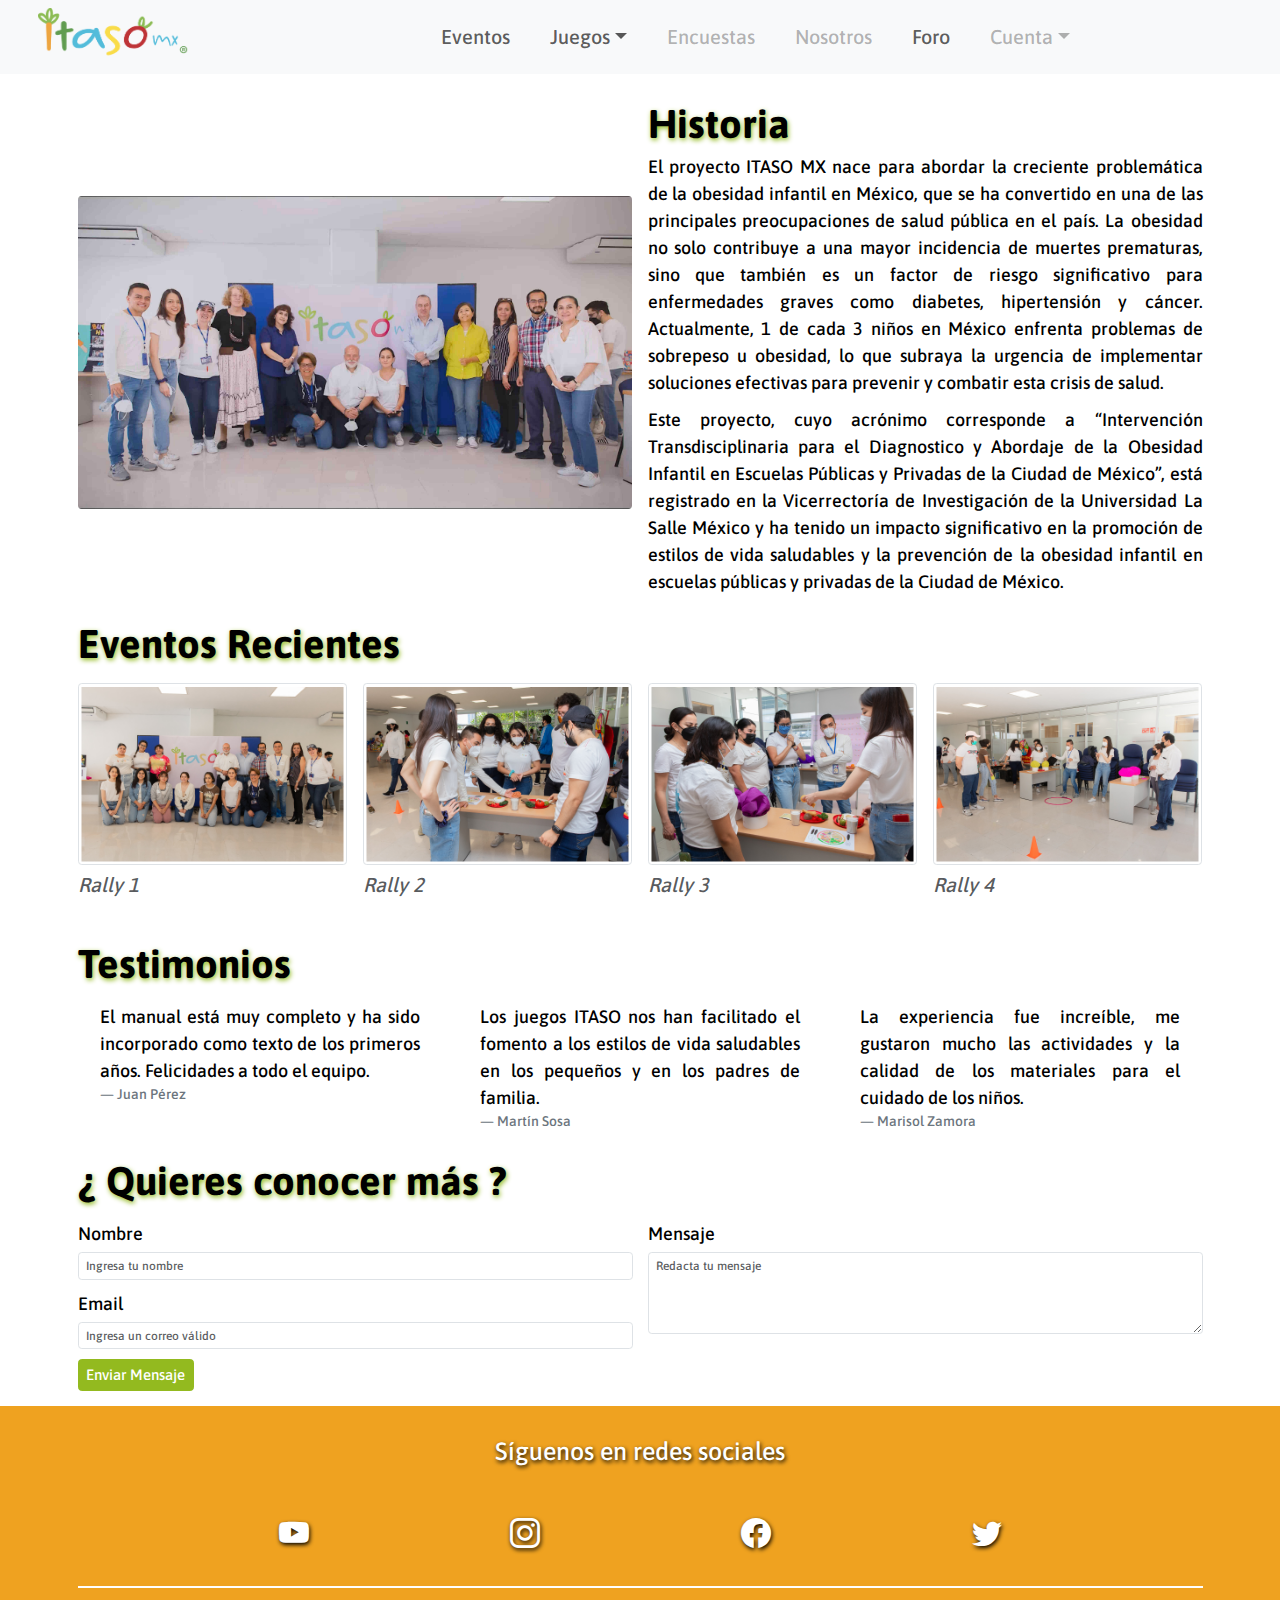
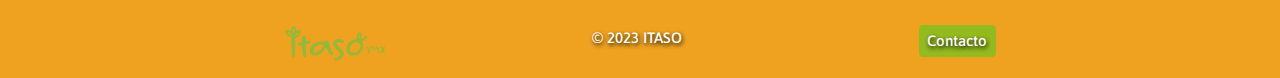
<file: ITASO/eventos.html>
<!DOCTYPE html>
<html lang="en">
<head>
    <meta charset="UTF-8">
    <meta http-equiv="X-UA-Compatible" content="IE=edge">
    <meta name="viewport" content="width=device-width, initial-scale=1.0">
    <!-- Hojas de estilos -->
    <!-- Estilos de bootstrap -->
    <link rel="stylesheet" href="./css/bootstrap.min.css">
    <!-- Iconos de bootstrap -->
    <link rel="stylesheet" href="https://cdn.jsdelivr.net/npm/bootstrap-icons@1.11.3/font/bootstrap-icons.min.css">    

    <!-- Fuentes de google -->
    <link rel="preconnect" href="https://fonts.googleapis.com">
    <link rel="preconnect" href="https://fonts.gstatic.com" crossorigin>
    <link href="https://fonts.googleapis.com/css2?family=Ubuntu:wght@300;400;500;700&display=swap" rel="stylesheet">

        <!-- Plantilla de normalización -->
    <link rel="stylesheet" href="./css/normalize.css">
    <!-- Estilos de swiper -->
    <link rel="stylesheet" href="./css/swiper-bundle.min.css">

    <!-- Estilos personalizados -->
    <link rel="stylesheet" href="./css/estilos.css">    
    <!-- Favicon -->
    <link rel="icon" href="./favicons/favicon.ico" type="image/x-icon">
    <title>ITASO-MX</title>
</head>

    <nav class="navbar navbar-light navbar-expand-lg fixed-top">        
        <div class="container-fluid">
            <a href="index.html" class="navbar-brand col-xl-2 col-lg-3 d-flex justify-content-center">
            <!-- <a href="index.html" class="navbar-brand ms-xl-5"> -->
                <img src="./images/logos/logo.png" alt="logo ITASO" width="150" height="auto">
            </a>            
            <button type="button" class="navbar-toggler" data-bs-toggle="collapse" data-bs-target="#navbarNav" aria-controls="navbarNav" aria-expanded="false" aria-label="Toggle navigation">
                <span class="navbar-toggler-icon"></span>
            </button>
            <div class="collapse navbar-collapse col-xl-10 col-lg-9 justify-content-xl-evenly justify-content-lg-end" id="navbarNav">
                <ul class="navbar-nav" id="navScrollspy">
                    <li class="nav-item"><a class="nav-link mx-xl-4 me-lg-1" href="./eventos.html">Eventos</a></li>
                    <!-- <li class="nav-item"><a class="nav-link mx-xl-4 me-lg-1" href="./juegos.html">Juegos</a></li>                     -->

                    <li class="nav-item dropdown"><a class="nav-link mx-xl-4 me-lg-1 dropdown-toggle" href="#" role="button" data-bs-toggle="dropdown" aria-expanded="false">Juegos</a>
                        <ul class="dropdown-menu">
                        <li><a class="dropdown-item" href="https://prueba-itaso.vercel.app/calculator" target="_blank">Calculadora</a></li>
                        <li><a class="dropdown-item disabled" href="#">Memorama</a></li>
                        <li><a class="dropdown-item disabled" href="#">Ruleta</a></li>
                        </ul>

                    <li class="nav-item"><a class="nav-link disabled mx-xl-4 me-lg-1" href="./index.html">Encuestas</a></li>
                    <li class="nav-item"><a class="nav-link disabled mx-xl-4 me-lg-1" href="./index.html">Nosotros</a></li>
                    <li class="nav-item"><a class="nav-link mx-xl-4 me-lg-1" href="./foro.html">Foro</a></li>
                    <li class="nav-item dropdown"><a class="nav-link disabled mx-xl-4 me-lg-1 dropdown-toggle" href="./index.html">Cuenta</a></li>
                </ul>
            </div>
        </div>
    </nav>

    
    <div id="eventos" class="container mt-5">

        <div class="row mb-4 d-flex justify-content-center align-items-center">
            <div class="col-12 col-lg-6 mt-4 mt-lg-5">
                <img class="img-fluid rounded" src="./images/rallys/rally00.jpg">
            </div>
            <div class="col-12 col-lg-6 mt-5">
                <h3>Historia</h3>
                <p>El proyecto ITASO MX nace para abordar la creciente problemática de la obesidad infantil en México, que se ha convertido en una de las principales preocupaciones de salud pública en el país. La obesidad no solo contribuye a una mayor incidencia de muertes prematuras, sino que también es un factor de riesgo significativo para enfermedades graves como diabetes, hipertensión y cáncer. Actualmente, 1 de cada 3 niños en México enfrenta problemas de sobrepeso u obesidad, lo que subraya la urgencia de implementar soluciones efectivas para prevenir y combatir esta crisis de salud.</p>
                <p>Este proyecto, cuyo acrónimo corresponde a “Intervención Transdisciplinaria para el Diagnostico y Abordaje de la Obesidad Infantil en Escuelas Públicas y Privadas de la Ciudad de México”, está registrado en la Vicerrectoría de Investigación de la Universidad La Salle México y ha tenido un impacto significativo en la promoción de estilos de vida saludables y la prevención de la obesidad infantil en escuelas públicas y privadas de la Ciudad de México.</p>
            </div>
        </div>
        <h3 class="my-4">Eventos Recientes</h3>
        <div class="row mb-4">
            <div class="col-12 col-md-6 col-xl-3 mb-4">
                <a href="./eventos.html">
                    <figure class="figure">
                        <img class="figure-img img-fluid img-thumbnail" src="./images/rallys/rally04.jpg" alt="Portfolio Item Heading">
                        <figccaption class="figure-caption">Rally 1</figccaption>
                    </figure>
                </a>
            </div>
            <div class="col-12 col-md-6 col-xl-3 mb-4">
                <a href="./eventos.html">
                    <figure class="figure">
                        <img class="figure-img img-fluid img-thumbnail" src="./images/rallys/rally02.jpg" alt="Portfolio Item Heading">
                        <figccaption class="figure-caption">Rally 2</figccaption>
                    </figure>
                </a>
            </div>
            <div class="col-12 col-md-6 col-xl-3 mb-4">
                <a href="./eventos.html">
                    <figure class="figure">
                        <img class="figure-img img-fluid img-thumbnail" src="./images/rallys/rally03.jpg" alt="Portfolio Item Heading">
                        <figccaption class="figure-caption">Rally 3</figccaption>
                    </figure>
                </a>
            </div>
            <div class="col-12 col-md-6 col-xl-3 mb-4">
                <a href="./eventos.html">
                    <figure class="figure">
                        <img class="figure-img img-fluid img-thumbnail" src="./images/rallys/rally01.jpg" alt="Portfolio Item Heading">
                        <figccaption class="figure-caption">Rally 4</figccaption>
                    </figure>
                </a>
            </div>
        </div>
        <h3 class="my-4">Testimonios</h3>
        <div class="row mb-4">
            <div class="col-12 col-lg-4 px-lg-5 px-md-3">
                <figure>
                    <blockquote class="blockquote">
                        <p>El manual está muy completo y ha sido incorporado como texto de los primeros años. Felicidades a todo el equipo.</p>
                    </blockquote>
                    <figcaption class="blockquote-footer">Juan Pérez</figcaption>
                </figure>
            </div>
            <div class="col-12 col-lg-4 px-lg-5 px-md-3">
                <figure>
                    <blockquote class="blockquote">
                        <p>Los juegos ITASO nos han facilitado el fomento a los estilos de vida saludables en los pequeños y en los padres de familia.</p>
                    </blockquote>
                    <figcaption class="blockquote-footer">Martín Sosa</figcaption>
                </figure>
            </div>
            <div class="col-12 col-lg-4 px-lg-5 px-md-3">
                <figure>
                    <blockquote class="blockquote">
                        <p>La experiencia fue increíble, me gustaron mucho las actividades y la calidad de los materiales para el cuidado de los niños.</p>
                    </blockquote>
                    <figcaption class="blockquote-footer">Marisol Zamora</figcaption>
                </figure>
            </div>
        </div>
        <h3 class="my-4">¿ Quieres conocer más ? </h3>
        <form class="mb-4">
            <div class="row">
                <div class="col-12 col-md-6">
                    <div class="mb-3">
                        <label for="name" class="form-label">Nombre</label>
                        <input id="name" type="text" class="form-control" placeholder="Ingresa tu nombre">
                    </div>
                    <div class="mb-3">
                        <label for="email" class="form-label">Email</label>
                        <input id="email" type="email" class="form-control" placeholder="Ingresa un correo válido">
                    </div>
                </div>
                <div class="col-12 col-md-6">
                    <div class="mb-3">
                        <label for="message" class="form-label">Mensaje</label>
                        <textarea id="message" class="form-control" rows="4" placeholder="Redacta tu mensaje"></textarea>
                    </div>
                </div>
            </div>
            <button type="submit" class="btn btn-success">Enviar Mensaje</button>
        </form>
    </div>




    <footer>
        <div class="container">
            <div class="row">
                <h5 class="text-center my-lg-5 my-md-3 my-sm-2">Síguenos en redes sociales</h5>
                <div class="d-flex justify-content-evenly align-items-center my-lg-4 my-md-3">
                    <a href="#"><i class="bi bi-youtube"></i></a>
                    <a href="#"><i class="bi bi-instagram"></i></a>
                    <a href="#"><i class="bi bi-facebook"></i></a>
                    <a href="#"><i class="bi bi-twitter"></i></a>
                </div>
                <div>
                    <hr class="my-4">
                </div>
                <div class="d-flex justify-content-evenly align-items-center my-lg-4 my-md-3">                                        
                        <a href="index.html">
                            <img src="./images/logos/logofooterf.png" alt="logo ITASO" width="100" height="auto">
                        </a>                                                       
                    <div class="text-center me-5">
                        <h6>&copy; 2023 ITASO</h6>
                    </div>
                    <div class="text-center">
                        <a href="#0" class="btn btn-success">Contacto</a>
                    </div>
                </div>
            </div>
        </div>
    </footer>

        
    <!-- Script js -->
    <script src="./js/bootstrap.bundle.min.js"></script>
    <!-- <script src="./js/swiper.min.js"></script> -->    
    <script src="./js/swiper-bundle.min.js"></script>
    <script src="./js/mis-scripts.js"></script>


</body>
</html>
</file>
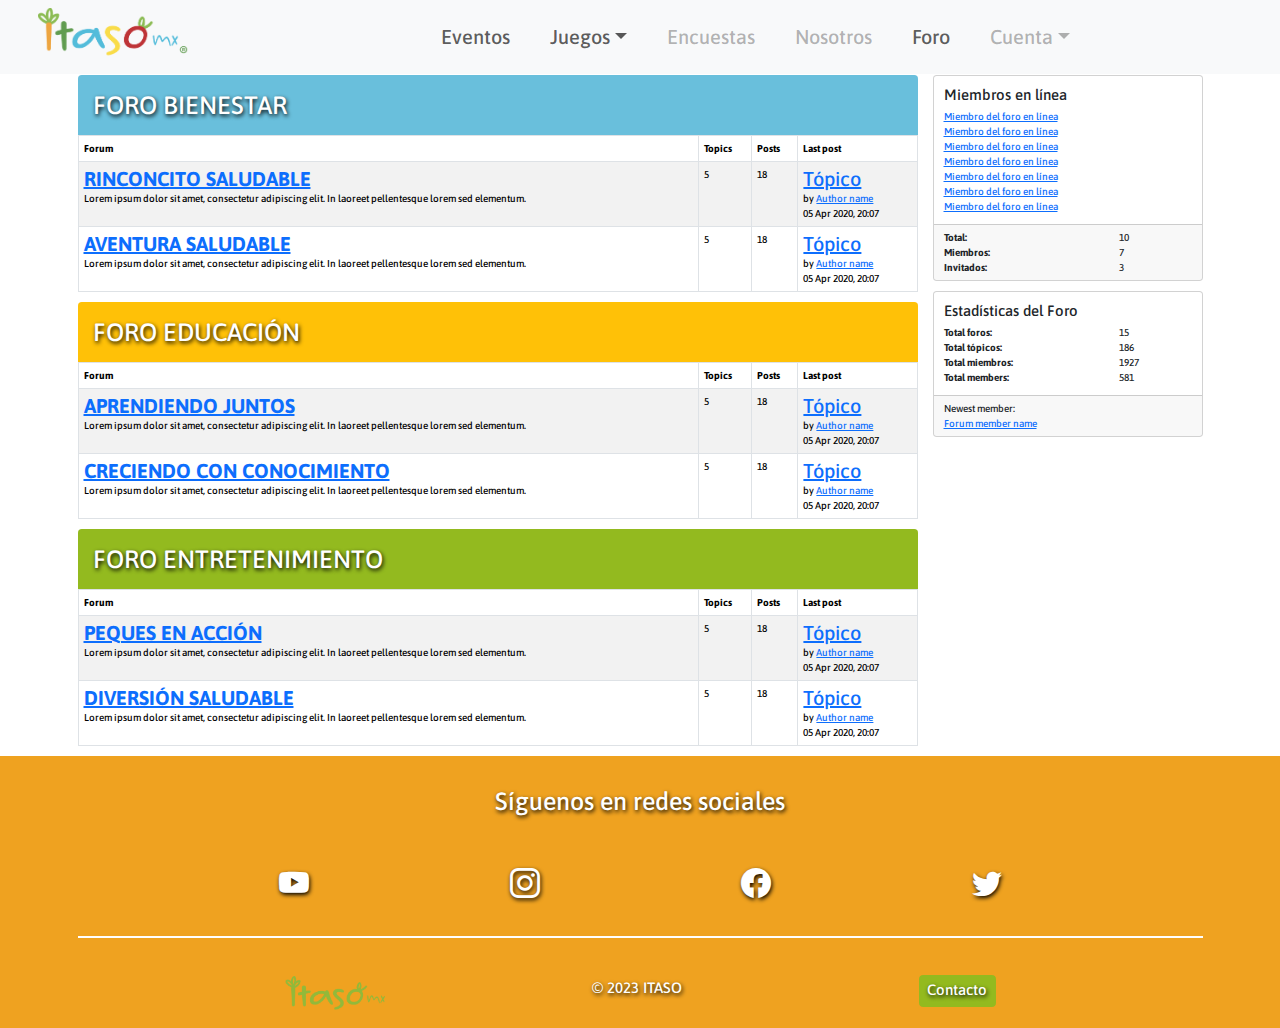
<file: ITASO/foro.html>
<!DOCTYPE html>
<html lang="en">
<head>
    <meta charset="UTF-8">
    <meta http-equiv="X-UA-Compatible" content="IE=edge">
    <meta name="viewport" content="width=device-width, initial-scale=1.0">
    <!-- Hojas de estilos -->
    <!-- Estilos de bootstrap -->
    <link rel="stylesheet" href="./css/bootstrap.min.css">
    <!-- Iconos de bootstrap -->
    <link rel="stylesheet" href="https://cdn.jsdelivr.net/npm/bootstrap-icons@1.11.3/font/bootstrap-icons.min.css">    

    <!-- Fuentes de google -->
    <link rel="preconnect" href="https://fonts.googleapis.com">
    <link rel="preconnect" href="https://fonts.gstatic.com" crossorigin>
    <link href="https://fonts.googleapis.com/css2?family=Ubuntu:wght@300;400;500;700&display=swap" rel="stylesheet">

        <!-- Plantilla de normalización -->
    <link rel="stylesheet" href="./css/normalize.css">
    <!-- Estilos de swiper -->
    <link rel="stylesheet" href="./css/swiper-bundle.min.css">

    <!-- Estilos personalizados -->
    <link rel="stylesheet" href="./css/estilos.css">    
    <!-- Favicon -->
    <link rel="icon" href="./favicons/favicon.ico" type="image/x-icon">
    <title>ITASO-MX</title>
</head>

    <nav class="navbar navbar-light navbar-expand-lg fixed-top">        
        <div class="container-fluid">
            <a href="index.html" class="navbar-brand col-xl-2 col-lg-3 d-flex justify-content-center">
            <!-- <a href="index.html" class="navbar-brand ms-xl-5"> -->
                <img src="./images/logos/logo.png" alt="logo ITASO" width="150" height="auto">
            </a>            
            <button type="button" class="navbar-toggler" data-bs-toggle="collapse" data-bs-target="#navbarNav" aria-controls="navbarNav" aria-expanded="false" aria-label="Toggle navigation">
                <span class="navbar-toggler-icon"></span>
            </button>
            <div class="collapse navbar-collapse col-xl-10 col-lg-9 justify-content-xl-evenly justify-content-lg-end" id="navbarNav">
                <ul class="navbar-nav" id="navScrollspy">
                    <li class="nav-item"><a class="nav-link mx-xl-4 me-lg-1" href="./eventos.html">Eventos</a></li>
                    <!-- <li class="nav-item"><a class="nav-link mx-xl-4 me-lg-1" href="./juegos.html">Juegos</a></li>                     -->

                    <li class="nav-item dropdown"><a class="nav-link mx-xl-4 me-lg-1 dropdown-toggle" href="#" role="button" data-bs-toggle="dropdown" aria-expanded="false">Juegos</a>
                        <ul class="dropdown-menu">
                        <li><a class="dropdown-item" href="https://prueba-itaso.vercel.app/calculator" target="_blank">Calculadora</a></li>
                        <li><a class="dropdown-item disabled" href="#">Memorama</a></li>
                        <li><a class="dropdown-item disabled" href="#">Ruleta</a></li>
                        </ul>

                    <li class="nav-item"><a class="nav-link disabled mx-xl-4 me-lg-1" href="./index.html">Encuestas</a></li>
                    <li class="nav-item"><a class="nav-link disabled mx-xl-4 me-lg-1" href="./index.html">Nosotros</a></li>
                    <li class="nav-item"><a class="nav-link mx-xl-4 me-lg-1" href="./foro.html">Foro</a></li>
                    <li class="nav-item dropdown"><a class="nav-link disabled mx-xl-4 me-lg-1 dropdown-toggle" href="./index.html">Cuenta</a></li>
                </ul>
            </div>
        </div>
    </nav>


    <div id="foro" class="container my-3">
        <nav aria-label="Forum navigation">
          <ol class="breadcrumb">
            <li class="breadcrumb-item active" aria-current="page">Board index</li>
          </ol>
        </nav>
        <div class="row">
          <div class="col-12 col-xl-9">
            <h6 class="bg-info mb-0 p-4 rounded-top"><a href="./foro.html" class="text-white text-decoration-none text-uppercase">Foro Bienestar</a></h6>
            <div class="table-responsive">
              <table class="table table-striped table-bordered">
                <thead class="bg-light">
                  <tr>
                    <th scope="col" class="forum-col">Forum</th>
                    <th scope="col">Topics</th>
                    <th scope="col">Posts</th>
                    <th scope="col" class="last-post-col">Last post</th>
                  </tr>
                </thead>
                <tbody>
                  <tr>
                    <td>
                      <h4 class="h5 mb-0 fw-bold"><a href="./foro.html" class="text-uppercase">Rinconcito Saludable</a></h4>
                      <p class="mb-0">Lorem ipsum dolor sit amet, consectetur adipiscing elit. In laoreet pellentesque lorem sed elementum.</p>
                    </td>
                    <td>
                      <div>5</div>
                    </td>
                    <td>
                      <div>18</div>
                    </td>
                    <td>
                      <h4 class="h6 mb-0"><a href="./foro.html">Tópico</a></h4>
                      <div>by <a href="#0">Author name</a></div>
                      <div>05 Apr 2020, 20:07</div>
                    </td>
                  </tr>
                  <tr>
                    <td>
                      <h4 class="h5 mb-0 fw-bold"><a href="./foro.html" class="text-uppercase">Aventura Saludable</a></h4>
                      <p class="mb-0">Lorem ipsum dolor sit amet, consectetur adipiscing elit. In laoreet pellentesque lorem sed elementum.</p>
                    </td>
                    <td>
                      <div>5</div>
                    </td>
                    <td>
                      <div>18</div>
                    </td>
                    <td>
                      <h4 class="h6 mb-0"><a href="./foro.html">Tópico</a></h4>
                      <div>by <a href="#0">Author name</a></div>
                      <div>05 Apr 2020, 20:07</div>
                    </td>
                  </tr>
                  
                </tbody>
              </table>
            </div>
            <h6 class="bg-warning mb-0 p-4 rounded-top"><a href="./foro.html" class="text-white text-decoration-none text-uppercase">Foro Educación</a></h6>
            <div class="table-responsive">
              <table class="table table-striped table-bordered">
                <thead class="bg-light">
                  <tr>
                    <th scope="col" class="forum-col">Forum</th>
                    <th scope="col">Topics</th>
                    <th scope="col">Posts</th>
                    <th scope="col" class="last-post-col">Last post</th>
                  </tr>
                </thead>
                <tbody>
                  <tr>
                    <td>
                      <h4 class="h5 mb-0 fw-bold"><a href="./foro.html" class="text-uppercase">Aprendiendo Juntos</a></h4>
                      <p class="mb-0">Lorem ipsum dolor sit amet, consectetur adipiscing elit. In laoreet pellentesque lorem sed elementum.</p>
                    </td>
                    <td>
                      <div>5</div>
                    </td>
                    <td>
                      <div>18</div>
                    </td>
                    <td>
                      <h4 class="h6 mb-0"><a href="./foro.html">Tópico</a></h4>
                      <div>by <a href="#0">Author name</a></div>
                      <div>05 Apr 2020, 20:07</div>
                    </td>
                  </tr>
                  <tr>
                    <td>
                      <h4 class="h5 mb-0 fw-bold"><a href="./foro.html" class="text-uppercase">Creciendo con conocimiento</a></h4>
                      <p class="mb-0">Lorem ipsum dolor sit amet, consectetur adipiscing elit. In laoreet pellentesque lorem sed elementum.</p>
                    </td>
                    <td>
                      <div>5</div>
                    </td>
                    <td>
                      <div>18</div>
                    </td>
                    <td>
                      <h4 class="h6 mb-0"><a href="./foro.html">Tópico</a></h4>
                      <div>by <a href="#0">Author name</a></div>
                      <div>05 Apr 2020, 20:07</div>
                    </td>
                  </tr>                  
                  
                </tbody>
              </table>
            </div>
            <h6 class="bg-success mb-0 p-4 rounded-top"><a href="./foro.html" class="text-white text-decoration-none text-uppercase">Foro Entretenimiento</a></h6>
            <div class="table-responsive">
              <table class="table table-striped table-bordered table-responsive mb-xl-0">
                <thead class="bg-light">
                  <tr>
                    <th scope="col" class="forum-col">Forum</th>
                    <th scope="col">Topics</th>
                    <th scope="col">Posts</th>
                    <th scope="col" class="last-post-col">Last post</th>
                  </tr>
                </thead>
                <tbody>
                  <tr>
                    <td>
                      <h4 class="h5 mb-0 fw-bold"><a href="./foro.html" class="text-uppercase">Peques en Acción</a></h4>
                      <p class="mb-0">Lorem ipsum dolor sit amet, consectetur adipiscing elit. In laoreet pellentesque lorem sed elementum.</p>
                    </td>
                    <td>
                      <div>5</div>
                    </td>
                    <td>
                      <div>18</div>
                    </td>
                    <td>
                      <h4 class="h6 mb-0"><a href="./foro.html">Tópico</a></h4>
                      <div>by <a href="#0">Author name</a></div>
                      <div>05 Apr 2020, 20:07</div>
                    </td>
                  </tr>
                  <tr>
                    <td>
                      <h4 class="h5 mb-0 fw-bold"><a href="./foro.html" class="text-uppercase">Diversión Saludable</a></h4>
                      <p class="mb-0">Lorem ipsum dolor sit amet, consectetur adipiscing elit. In laoreet pellentesque lorem sed elementum.</p>
                    </td>
                    <td>
                      <div>5</div>
                    </td>
                    <td>
                      <div>18</div>
                    </td>
                    <td>
                      <h4 class="h6 mb-0"><a href="./foro.html">Tópico</a></h4>
                      <div>by <a href="#0">Author name</a></div>
                      <div>05 Apr 2020, 20:07</div>
                    </td>
                  </tr>
                  
                </tbody>
              </table>
            </div>
          </div>
          <div class="col-12 col-xl-3">
            <aside>
              <div class="row">
                <div class="col-12 col-sm-6 col-xl-12">
                  <div class="card mb-3 mb-sm-0 mb-xl-3">
                    <div class="card-body">
                      <h2 class="h4 card-title">Miembros en línea</h2>
                      <ul class="list-unstyled mb-0">
                        <li><a href="#0">Miembro del foro en línea</a></li>
                        <li><a href="#0">Miembro del foro en línea</a></li>
                        <li><a href="#0">Miembro del foro en línea</a></li>
                        <li><a href="#0">Miembro del foro en línea</a></li>
                        <li><a href="#0">Miembro del foro en línea</a></li>
                        <li><a href="#0">Miembro del foro en línea</a></li>
                        <li><a href="#0">Miembro del foro en línea</a></li>
                      </ul>
                    </div>
                    <div class="card-footer">
                      <dl class="row mb-0">
                        <dt class="col-8">Total:</dt>
                        <dd class="col-4 mb-0">10</dd>
                      </dl>
                      <dl class="row mb-0">
                        <dt class="col-8">Miembros:</dt>
                        <dd class="col-4 mb-0">7</dd>
                      </dl>
                      <dl class="row mb-0">
                        <dt class="col-8">Invitados:</dt>
                        <dd class="col-4 mb-0">3</dd>
                      </dl>
                    </div>
                  </div>
                </div>
                <div class="col-12 col-sm-6 col-xl-12">
                  <div class="card">
                    <div class="card-body">
                      <h2 class="h4 card-title">Estadísticas del Foro</h2>
                      <dl class="row mb-0">
                        <dt class="col-8">Total foros:</dt>
                        <dd class="col-4 mb-0">15</dd>
                      </dl>
                      <dl class="row mb-0">
                        <dt class="col-8">Total tópicos:</dt>
                        <dd class="col-4 mb-0">186</dd>
                      </dl>
                      <dl class="row mb-0">
                        <dt class="col-8">Total miembros:</dt>
                        <dd class="col-4 mb-0">1927</dd>
                      </dl>
                      <dl class="row mb-0">
                        <dt class="col-8">Total members:</dt>
                        <dd class="col-4 mb-0">581</dd>
                      </dl>
                    </div>
                    <div class="card-footer">
                      <div>Newest member:</div>
                      <div><a href="#0">Forum member name</a></div>
                    </div>
                  </div>
                </div>
              </div>
            </aside>
          </div>
        </div>
      </div>
  






    <footer>
        <div class="container">
            <div class="row">
                <h5 class="text-center my-lg-5 my-md-3 my-sm-2">Síguenos en redes sociales</h5>
                <div class="d-flex justify-content-evenly align-items-center my-lg-4 my-md-3">
                    <a href="#"><i class="bi bi-youtube"></i></a>
                    <a href="#"><i class="bi bi-instagram"></i></a>
                    <a href="#"><i class="bi bi-facebook"></i></a>
                    <a href="#"><i class="bi bi-twitter"></i></a>
                </div>
                <div>
                    <hr class="my-4">
                </div>
                <div class="d-flex justify-content-evenly align-items-center my-lg-4 my-md-3">                                        
                        <a href="index.html">
                            <img src="./images/logos/logofooterf.png" alt="logo ITASO" width="100" height="auto">
                        </a>                                                       
                    <div class="text-center me-5">
                        <h6>&copy; 2023 ITASO</h6>
                    </div>
                    <div class="text-center">
                        <a href="#0" class="btn btn-success">Contacto</a>
                    </div>
                </div>
            </div>
        </div>
    </footer>

        
    <!-- Script js -->
    <script src="./js/bootstrap.bundle.min.js"></script>
    <!-- <script src="./js/swiper.min.js"></script> -->    
    <script src="./js/swiper-bundle.min.js"></script>
    <script src="./js/mis-scripts.js"></script>


</body>
</html>
</file>
<file: 230520/css/converter.css>
html {
    background: rgb(243, 243, 243);
    font-family: system-ui, -apple-system, BlinkMacSystemFont, 'Segoe UI', Roboto, Oxygen, Ubuntu, Cantarell, 'Open Sans', 'Helvetica Neue', sans-serif;
    font-size: 15pt;
}

html, body {
    height: 100%;
    margin: 0;
}

body {
    display: grid;
    place-items: center;
}

#converter {
    width: 15rem;
    padding: 2rem;
    border-radius: .5rem;
    box-shadow: 0 0 2rem 0 #0001;
    display: flex;
    flex-direction: column;
    align-items: center;
}

#converter input, #converter select {
    font-family: inherit;
    font-size: inherit;
    margin-block-end: 1rem;
    text-align: center;
    width: 10rem;
}

#converter #output-temp {
    font-size: 2rem;
    font-weight: bold;
}
</file>
<file: ITASO/css/estilos.css>
/* Definir la fuente regular */
@font-face {
  font-family: "MyFont";
  src: url("../fonts/asap-v30-latin-500.woff2") format("woff2");
  font-weight: 500;
  font-style: normal;
}
/* Definir la fuente bold */
@font-face {
  font-family: "MyFont";
  src: url("../fonts/asap-v30-latin-700.woff2") format("woff2");
  font-weight: 700;
  font-style: normal;
}
html {
  font-size: 62.5%;
}

html, body {
  position: relative;
  height: 100%;
}

body {
  font-family: "MyFont", sans-serif;
  background: #fff; /*colocar color itaso*/
  color: #000;
}

h3 {
  font-weight: 700 !important;
  font-size: 4rem !important;
  text-shadow: 0.1rem 0.2rem 0.5rem #93BA1F;
}

h4 {
  font-weight: 500 !important;
  font-size: 3.5rem !important;
}

h5 {
  font-size: 2.5rem !important;
  color: white !important;
}

h6 {
  font-size: 1.5rem !important;
  color: white !important;
}

nav {
  background-color: #f8f9fa;
  font-family: "MyFont";
}

.nav-item a {
  color: rgba(0, 0, 0, 0.6509803922);
  font-size: 2rem;
}

.nav-item a:hover {
  color: #EFA220;
  font-size: 2rem;
}

.nav-item {
  color: #EFA220;
}

.swiper {
  width: 100%;
  height: 100%;
}

.swiper-slide {
  text-align: center;
}

.swiper-slide img {
  display: block;
  width: 100%;
  height: auto;
  background-position: center;
  background-size: cover;
}

#mision p, #vision p {
  font-size: 2rem;
  text-align: justify;
  text-justify: inter-word;
}

.btn-primary {
  background-color: #69bfdc !important;
  border-color: #69bfdc !important;
  font-size: 2rem;
  padding: 1rem 3rem;
}

.btn-primary:hover {
  background-color: #36393f !important;
  border-color: white !important;
}

footer {
  background-color: #EFA220;
}

footer h5, h6 {
  text-shadow: 0.1rem 0.2rem 0.4rem #000;
}

footer a {
  font-size: 3rem;
  color: #fff;
  text-shadow: 0.1rem 0.2rem 0.4rem #000;
}

.btn-success {
  background-color: #93BA1F !important;
  border-color: #93BA1F !important;
  font-size: 1.5rem;
}

.btn-success:hover {
  background-color: #36393f !important;
  border-color: white !important;
}

/*https://www.youtube.com/watch?app=desktop&v=hxR9e1QNooo*/
@media (max-width: 400px) {
  .swiper {
    width: 100%;
    height: 50%;
    padding-top: 0.8rem;
  }
  p {
    font-size: 1.2rem !important;
  }
}
hr {
  opacity: 1 !important;
  border-top: 0.2rem solid white;
}

.swiper-button-next:after {
  font-family: bootstrap-icons !important;
  content: "\f76e";
  padding-right: 5rem !important;
  color: white;
}

.swiper-button-prev:after {
  font-family: bootstrap-icons !important;
  content: "\f76e";
  padding-left: 5rem !important;
  color: white;
}

.swiper-pagination-bullet-active {
  background-color: #EFA220;
}

#derechos {
  color: #fff;
  font-size: 1.5rem;
}

#eventos {
  padding-top: 4rem;
}

#eventos p {
  font-size: 1.8rem;
  text-align: justify;
  text-justify: inter-word;
}

.blockquote-footer {
  font-size: 1.4rem;
}

.figure-caption {
  font-size: 2rem;
  font-style: italic;
}

.form-label {
  font-size: 1.8rem;
}

.form-control {
  font-size: 1.2rem;
}

#foro {
  padding-top: 4rem;
}

#foro h4 {
  font-size: 2rem !important;
}

#foro h6 {
  font-size: 2.5rem !important;
  text-shadow: 0.1rem 0.2rem 0.4rem #000;
}

.bg-info {
  background-color: #69bfdc !important;
}

.bg-success {
  background-color: #93BA1F !important;
}/*# sourceMappingURL=estilos.css.map */
</file>
<file: page/css/converter.css>
html {
    background: rgb(243, 243, 243);
    font-family: system-ui, -apple-system, BlinkMacSystemFont, 'Segoe UI', Roboto, Oxygen, Ubuntu, Cantarell, 'Open Sans', 'Helvetica Neue', sans-serif;
    font-size: 15pt;
}

html, body {
    height: 100%;
    margin: 0;
}

body {
    display: grid;
    place-items: center;
}

#converter {
    width: 15rem;
    padding: 2rem;
    border-radius: .5rem;
    box-shadow: 0 0 2rem 0 #0001;
    display: flex;
    flex-direction: column;
    align-items: center;
}

#converter input, #converter select {
    font-family: inherit;
    font-size: inherit;
    margin-block-end: 1rem;
    text-align: center;
    width: 10rem;
}

#converter #output-temp {
    font-size: 2rem;
    font-weight: bold;
}
</file>
<file: PWA01/converter.css>
html {
    background: rgb(243, 243, 243);
    font-family: system-ui, -apple-system, BlinkMacSystemFont, 'Segoe UI', Roboto, Oxygen, Ubuntu, Cantarell, 'Open Sans', 'Helvetica Neue', sans-serif;
    font-size: 15pt;
}

html, body {
    height: 100%;
    margin: 0;
}

body {
    display: grid;
    place-items: center;
}

#converter {
    width: 15rem;
    padding: 2rem;
    border-radius: .5rem;
    box-shadow: 0 0 2rem 0 #0001;
    display: flex;
    flex-direction: column;
    align-items: center;
}

#converter input, #converter select {
    font-family: inherit;
    font-size: inherit;
    margin-block-end: 1rem;
    text-align: center;
    width: 10rem;
}

#converter #output-temp {
    font-size: 2rem;
    font-weight: bold;
}
</file>
<file: web/css/estilos.css>
/*-----------------------------
Tipografia
------------------------------*/
html {
  font-size: 62.5%;
}

.display-6 {
  font-size: 1.7rem;
}

.display-5 {
  font-size: 1.8rem;
  font-weight: 700;
}

h6, .list-inline-item {
  font-size: 1.3rem;
  color: white;
  text-shadow: -0.2rem -0.1rem 0.3rem black;
}

.bg-primary {
  background-color: #419A1C !important;
}

.bg-secondary {
  background-color: #384452 !important;
}

.text-success {
  color: #BBFF9C !important;
}

#barra-redes i {
  color: #BBFF9C;
  margin-right: 1rem;
  font-size: 2rem;
}

.navbar-nav a {
  color: #BBFF9C !important;
  font-size: 2rem;
  padding-right: 3rem !important;
}

.fondo-header {
  background-image: url(../images/principal01.jpg);
  height: 60rem;
  background-position: center;
  background-size: cover;
}

#slogan {
  text-shadow: -5rem -3rem 0.5rem gray;
}

.text-primary {
  color: #419A1C !important;
}

.razones i {
  font-size: 2.8rem;
  text-shadow: -0.2rem -0.1rem 0.3rem black;
}

.razones .card-text {
  font-size: 1.4rem;
}

.servicios .card-title {
  font-size: 1.8rem;
}

.servicios .card-text {
  font-size: 1.4rem;
}

/*-----------------------------
ESTILOS FOOTER
------------------------------*/
footer a, footer address {
  color: #BBFF9C !important;
  font-size: 1rem;
  text-decoration: none;
  text-shadow: -0.5rem -0.1rem 4rem black;
}

#animacion {
  height: 35rem;
  background: #419A1C;
}

.text-1 {
  font-size: 5rem;
  color: #BBFF9C;
  -webkit-box-reflect: below -3.5rem linear-gradient(transparent, #419A1C);
}

.text-1 span {
  display: inline-block;
}

.text-2 span {
  display: inline-block;
}

.text-2 {
  font-size: 3rem;
  color: #BBFF9C;
  text-shadow: -0.1rem 0.4rem 0.2rem #384452;
}

/*=========================
 @media QUERIES
 ==========================*/
@media only screen and (min-width: 768px) {
  .text-1 {
    font-size: 11rem;
    -webkit-box-reflect: below -8rem linear-gradient(transparent, #419A1C);
  }
  .text-2 {
    font-size: 6rem;
  }
}/*# sourceMappingURL=estilos.css.map */
</file>
<file: PROYECTOPWA/primera/css/estilos.css>
/*-----------------------------
Tipografia
------------------------------*/
html {
  font-size: 62.5%;
}

.display-6 {
  font-size: 1.9rem;
}

.display-5 {
  font-size: 1.8rem;
  font-weight: 700;
}

h6, .list-inline-item {
  font-size: 1.3rem;
  color: white;
  text-shadow: -0.2rem -0.1rem 0.3rem black;
}

.bg-primary {
  background-color: #419A1C !important;
}

.bg-secondary {
  background-color: #384452 !important;
}

.text-success {
  color: #BBFF9C !important;
}

#barra-redes i {
  color: #BBFF9C;
  margin-right: 1rem;
  font-size: 3rem;
}

.navbar-nav a {
  color: #BBFF9C !important;
  font-size: 2rem;
  padding-right: 3rem !important;
}

.fondo-header {
  background-image: url(../images/principal01.jpg);
  height: 60rem;
  background-position: center;
  background-size: cover;
}

#slogan {
  text-shadow: -5rem -3rem 0.5rem gray;
}

.text-primary {
  color: #419A1C !important;
}

.razones i {
  font-size: 2.8rem;
  text-shadow: -0.2rem -0.1rem 0.3rem black;
}

/*-----------------------------
ESTILOS FOOTER
------------------------------*/
footer a, footer address {
  color: #BBFF9C !important;
  font-size: 1rem;
  text-decoration: none;
  text-shadow: -0.5rem -0.1rem 4rem black;
}/*# sourceMappingURL=estilos.css.map */
</file>
